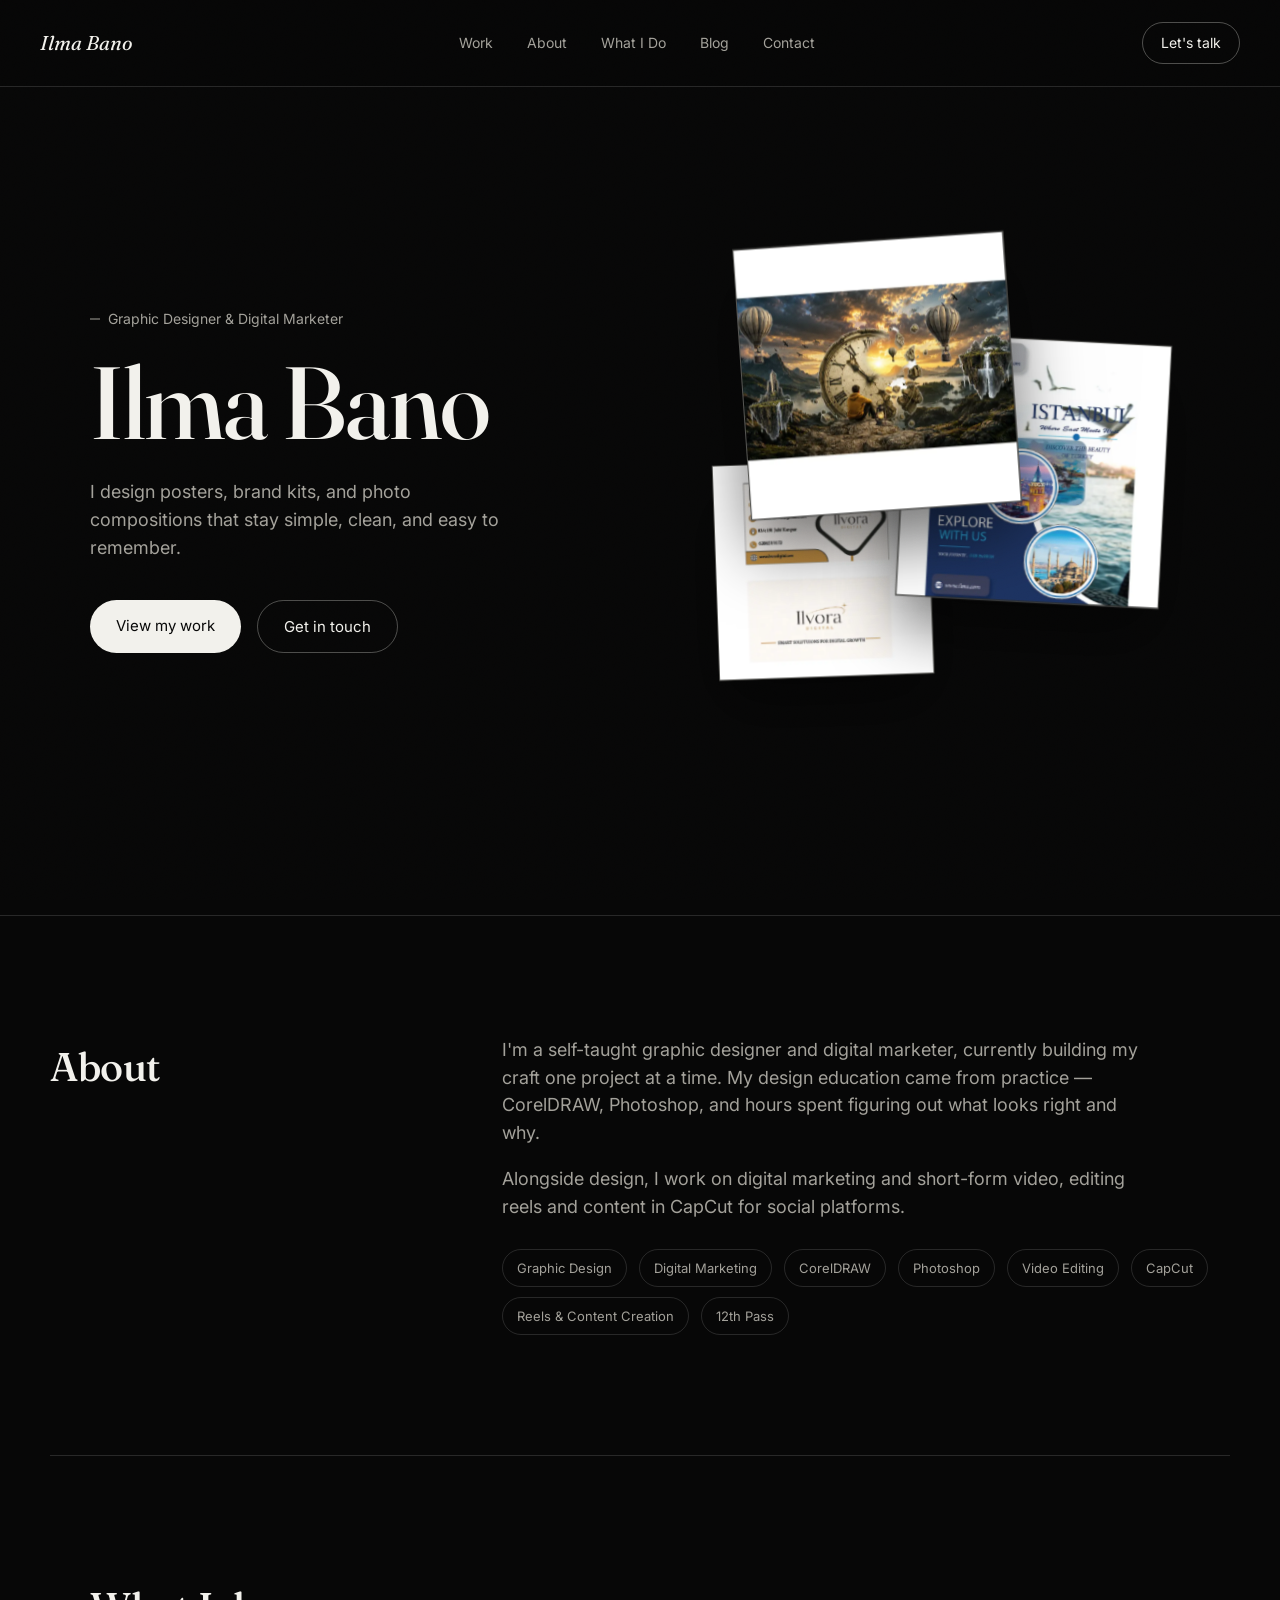
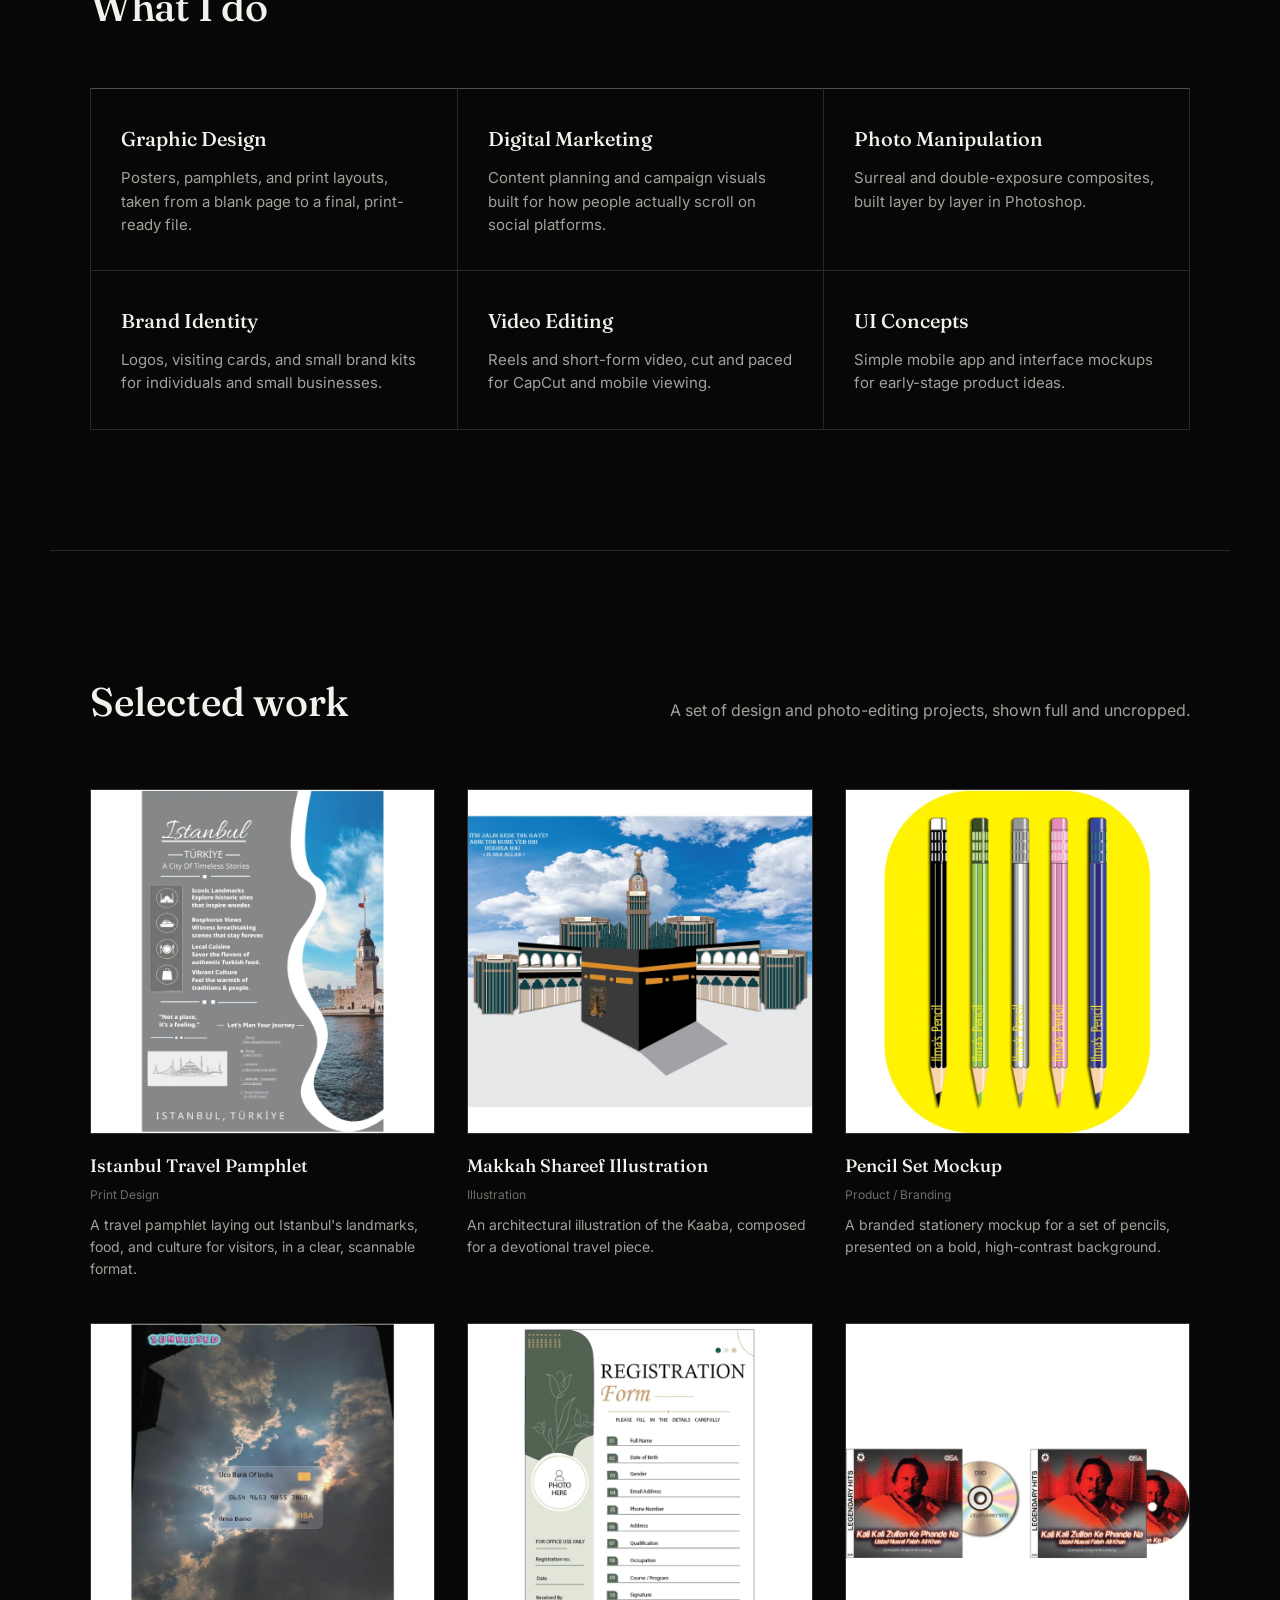
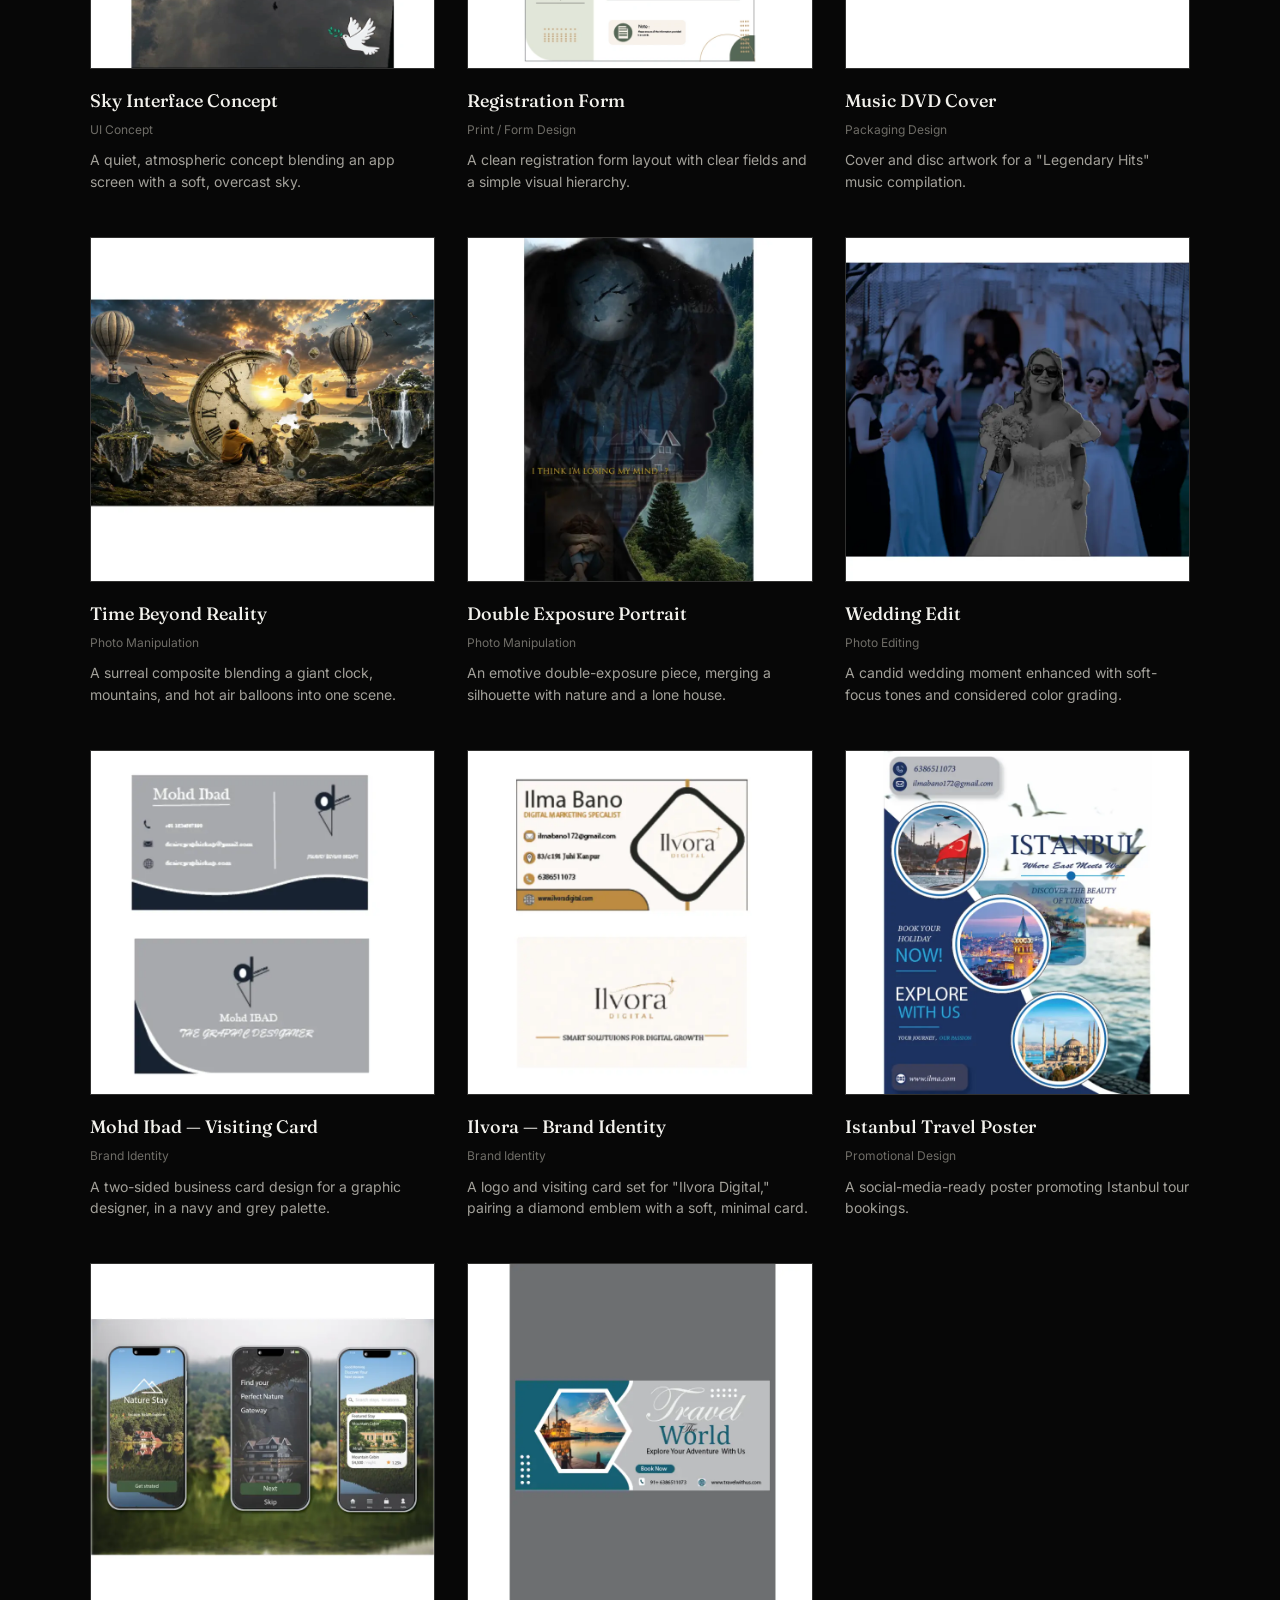
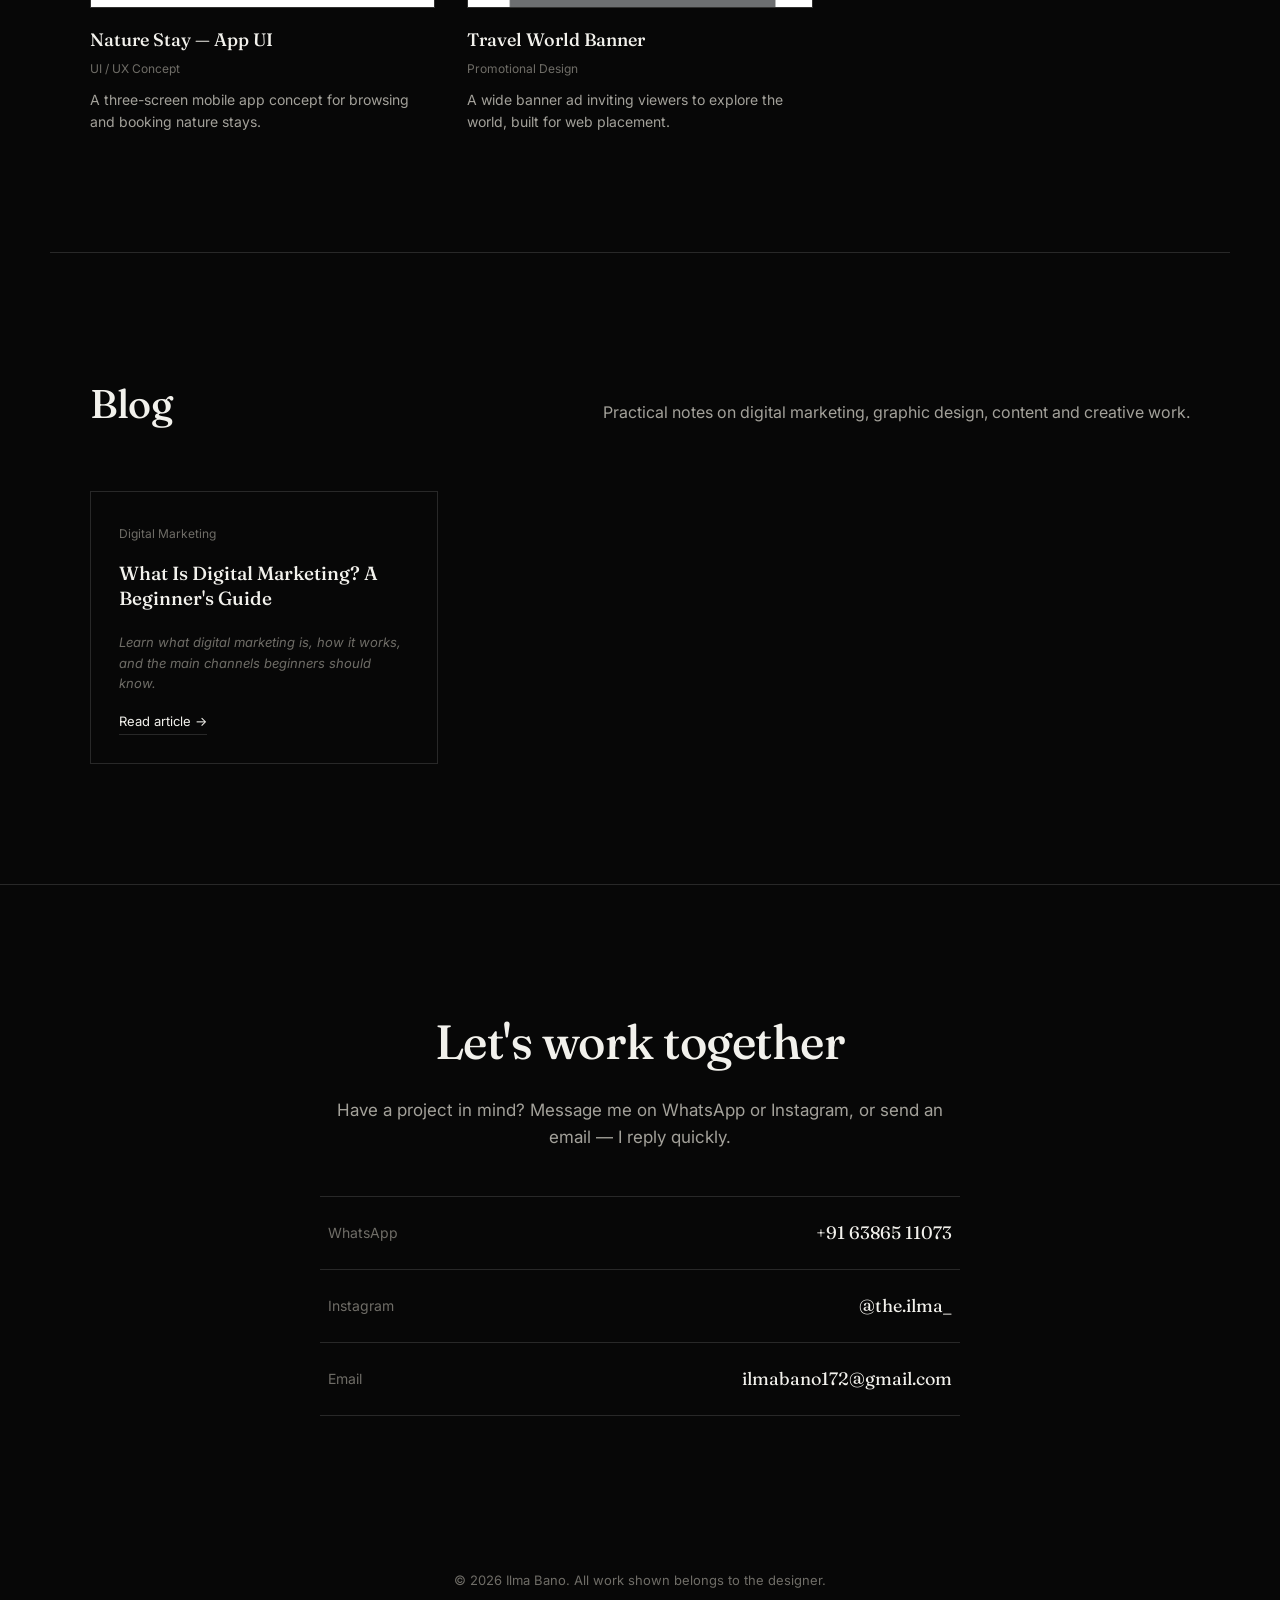
<file: index.html>
<!DOCTYPE html>
<html lang="en">
<head>
<meta charset="UTF-8">
<meta name="viewport" content="width=device-width, initial-scale=1.0">
<title>Ilma Bano — Graphic Designer & Digital Marketer</title>
<meta name="description" content="Portfolio of Ilma Bano, graphic designer and digital marketer. Print design, photo manipulation, brand identity, and UI concepts.">
<link rel="preconnect" href="https://fonts.googleapis.com">
<link rel="preconnect" href="https://fonts.gstatic.com" crossorigin>
<link href="https://fonts.googleapis.com/css2?family=Fraunces:ital,opsz,wght@0,9..144,300;0,9..144,400;0,9..144,500;0,9..144,600;1,9..144,400&family=Inter:wght@300;400;500;600&display=swap" rel="stylesheet">
<link rel="stylesheet" href="style.css">
</head>
<body>

<div class="grain"></div>

<header class="nav">
  <a href="#top" class="nav-mark">Ilma Bano</a>
  <nav class="nav-links">
    <a href="#work">Work</a>
    <a href="#about">About</a>
    <a href="#do">What I Do</a>
    <a href="#blog">Blog</a>
    <a href="#contact">Contact</a>
  </nav>
  <a href="#contact" class="nav-cta">Let's talk</a>
  <button class="nav-toggle" aria-label="Open menu">
    <span></span><span></span><span></span>
  </button>
</header>

<main id="top">

  <!-- HERO -->
  <section class="hero">
    <div class="hero-text">
      <p class="hero-eyebrow">Graphic Designer &amp; Digital Marketer</p>
      <h1 class="hero-title">Ilma&nbsp;Bano</h1>
      <p class="hero-sub">I design posters, brand kits, and photo compositions that stay simple, clean, and easy to remember.</p>
      <div class="hero-actions">
        <a href="#work" class="btn btn-primary">View my work</a>
        <a href="#contact" class="btn btn-ghost">Get in touch</a>
      </div>
    </div>

    <div class="hero-stack" id="heroStack">
      <div class="stack-card card-a"><img src="images/7.webp" alt="Surreal composition with a large clock over mountains" loading="eager"></div>
      <div class="stack-card card-b"><img src="images/12.webp" alt="Istanbul travel poster design" loading="eager"></div>
      <div class="stack-card card-c"><img src="images/11.webp" alt="Ilvora brand identity card design" loading="eager"></div>
    </div>
  </section>

  <!-- ABOUT -->
  <section class="about" id="about">
    <div class="about-grid">
      <div class="about-lead">
        <h2>About</h2>
      </div>
      <div class="about-body">
        <p>I'm a self-taught graphic designer and digital marketer, currently building my craft one project at a time. My design education came from practice — CorelDRAW, Photoshop, and hours spent figuring out what looks right and why.</p>
        <p>Alongside design, I work on digital marketing and short-form video, editing reels and content in CapCut for social platforms.</p>
        <ul class="skill-list">
          <li>Graphic Design</li>
          <li>Digital Marketing</li>
          <li>CorelDRAW</li>
          <li>Photoshop</li>
          <li>Video Editing</li>
          <li>CapCut</li>
          <li>Reels &amp; Content Creation</li>
          <li>12th Pass</li>
        </ul>
      </div>
    </div>
  </section>

  <!-- WHAT I DO -->
  <section class="do" id="do">
    <h2>What I do</h2>
    <div class="do-grid">
      <div class="do-card">
        <h3>Graphic Design</h3>
        <p>Posters, pamphlets, and print layouts, taken from a blank page to a final, print-ready file.</p>
      </div>
      <div class="do-card">
        <h3>Digital Marketing</h3>
        <p>Content planning and campaign visuals built for how people actually scroll on social platforms.</p>
      </div>
      <div class="do-card">
        <h3>Photo Manipulation</h3>
        <p>Surreal and double-exposure composites, built layer by layer in Photoshop.</p>
      </div>
      <div class="do-card">
        <h3>Brand Identity</h3>
        <p>Logos, visiting cards, and small brand kits for individuals and small businesses.</p>
      </div>
      <div class="do-card">
        <h3>Video Editing</h3>
        <p>Reels and short-form video, cut and paced for CapCut and mobile viewing.</p>
      </div>
      <div class="do-card">
        <h3>UI Concepts</h3>
        <p>Simple mobile app and interface mockups for early-stage product ideas.</p>
      </div>
    </div>
  </section>

  <!-- WORK -->
  <section class="work" id="work">
    <div class="work-head">
      <h2>Selected work</h2>
      <p>A set of design and photo-editing projects, shown full and uncropped.</p>
    </div>

    <div class="work-grid" id="workGrid">

      <article class="work-card">
        <div class="work-frame"><img src="images/1.webp" alt="Istanbul travel pamphlet design" loading="lazy"></div>
        <div class="work-info">
          <h3>Istanbul Travel Pamphlet</h3>
          <p class="work-cat">Print Design</p>
          <p class="work-desc">A travel pamphlet laying out Istanbul's landmarks, food, and culture for visitors, in a clear, scannable format.</p>
        </div>
      </article>

      <article class="work-card">
        <div class="work-frame"><img src="images/2.webp" alt="Makkah Shareef architectural illustration" loading="lazy"></div>
        <div class="work-info">
          <h3>Makkah Shareef Illustration</h3>
          <p class="work-cat">Illustration</p>
          <p class="work-desc">An architectural illustration of the Kaaba, composed for a devotional travel piece.</p>
        </div>
      </article>

      <article class="work-card">
        <div class="work-frame"><img src="images/3.webp" alt="Branded pencil set product mockup" loading="lazy"></div>
        <div class="work-info">
          <h3>Pencil Set Mockup</h3>
          <p class="work-cat">Product / Branding</p>
          <p class="work-desc">A branded stationery mockup for a set of pencils, presented on a bold, high-contrast background.</p>
        </div>
      </article>

      <article class="work-card">
        <div class="work-frame"><img src="images/4.webp" alt="App interface concept over a cloudy sky" loading="lazy"></div>
        <div class="work-info">
          <h3>Sky Interface Concept</h3>
          <p class="work-cat">UI Concept</p>
          <p class="work-desc">A quiet, atmospheric concept blending an app screen with a soft, overcast sky.</p>
        </div>
      </article>

      <article class="work-card">
        <div class="work-frame"><img src="images/5.webp" alt="Registration form design" loading="lazy"></div>
        <div class="work-info">
          <h3>Registration Form</h3>
          <p class="work-cat">Print / Form Design</p>
          <p class="work-desc">A clean registration form layout with clear fields and a simple visual hierarchy.</p>
        </div>
      </article>

      <article class="work-card">
        <div class="work-frame"><img src="images/6.webp" alt="Nusrat Fateh Ali Khan DVD cover design" loading="lazy"></div>
        <div class="work-info">
          <h3>Music DVD Cover</h3>
          <p class="work-cat">Packaging Design</p>
          <p class="work-desc">Cover and disc artwork for a "Legendary Hits" music compilation.</p>
        </div>
      </article>

      <article class="work-card">
        <div class="work-frame"><img src="images/7.webp" alt="Surreal composition with a giant clock and hot air balloons" loading="lazy"></div>
        <div class="work-info">
          <h3>Time Beyond Reality</h3>
          <p class="work-cat">Photo Manipulation</p>
          <p class="work-desc">A surreal composite blending a giant clock, mountains, and hot air balloons into one scene.</p>
        </div>
      </article>

      <article class="work-card">
        <div class="work-frame"><img src="images/8.webp" alt="Double exposure portrait with forest and a house" loading="lazy"></div>
        <div class="work-info">
          <h3>Double Exposure Portrait</h3>
          <p class="work-cat">Photo Manipulation</p>
          <p class="work-desc">An emotive double-exposure piece, merging a silhouette with nature and a lone house.</p>
        </div>
      </article>

      <article class="work-card">
        <div class="work-frame"><img src="images/9.webp" alt="Wedding photo manipulation" loading="lazy"></div>
        <div class="work-info">
          <h3>Wedding Edit</h3>
          <p class="work-cat">Photo Editing</p>
          <p class="work-desc">A candid wedding moment enhanced with soft-focus tones and considered color grading.</p>
        </div>
      </article>

      <article class="work-card">
        <div class="work-frame"><img src="images/10.webp" alt="Mohd Ibad visiting card design" loading="lazy"></div>
        <div class="work-info">
          <h3>Mohd Ibad — Visiting Card</h3>
          <p class="work-cat">Brand Identity</p>
          <p class="work-desc">A two-sided business card design for a graphic designer, in a navy and grey palette.</p>
        </div>
      </article>

      <article class="work-card">
        <div class="work-frame"><img src="images/11.webp" alt="Ilvora brand identity design" loading="lazy"></div>
        <div class="work-info">
          <h3>Ilvora — Brand Identity</h3>
          <p class="work-cat">Brand Identity</p>
          <p class="work-desc">A logo and visiting card set for "Ilvora Digital," pairing a diamond emblem with a soft, minimal card.</p>
        </div>
      </article>

      <article class="work-card">
        <div class="work-frame"><img src="images/12.webp" alt="Istanbul travel promotional poster" loading="lazy"></div>
        <div class="work-info">
          <h3>Istanbul Travel Poster</h3>
          <p class="work-cat">Promotional Design</p>
          <p class="work-desc">A social-media-ready poster promoting Istanbul tour bookings.</p>
        </div>
      </article>

      <article class="work-card">
        <div class="work-frame"><img src="images/13.webp" alt="Nature Stay mobile app UI concept" loading="lazy"></div>
        <div class="work-info">
          <h3>Nature Stay — App UI</h3>
          <p class="work-cat">UI / UX Concept</p>
          <p class="work-desc">A three-screen mobile app concept for browsing and booking nature stays.</p>
        </div>
      </article>

      <article class="work-card">
        <div class="work-frame"><img src="images/15.webp" alt="Travel World promotional banner" loading="lazy"></div>
        <div class="work-info">
          <h3>Travel World Banner</h3>
          <p class="work-cat">Promotional Design</p>
          <p class="work-desc">A wide banner ad inviting viewers to explore the world, built for web placement.</p>
        </div>
      </article>

    </div>
  </section>

  <!-- BLOG -->
  <section class="blog" id="blog">
    <div class="work-head">
      <h2>Blog</h2>
      <p>Practical notes on digital marketing, graphic design, content and creative work.</p>
    </div>
    <div class="blog-grid">
      <article class="blog-card">
        <span class="blog-tag">Digital Marketing</span>
        <h3>What Is Digital Marketing? A Beginner's Guide</h3>
        <p>Learn what digital marketing is, how it works, and the main channels beginners should know.</p>
        <a class="blog-read" href="blog/what-is-digital-marketing.html">Read article →</a>
      </article>
    </div>
  </section>

  <!-- CONTACT -->
  <section class="contact" id="contact">
    <div class="contact-inner">
      <h2>Let's work together</h2>
      <p>Have a project in mind? Message me on WhatsApp or Instagram, or send an email — I reply quickly.</p>
      <div class="contact-links">
        <a href="https://wa.me/916386511073" target="_blank" rel="noopener" class="contact-link">
          <span class="contact-label">WhatsApp</span>
          <span class="contact-value">+91 63865 11073</span>
        </a>
        <a href="https://instagram.com/the.ilma_" target="_blank" rel="noopener" class="contact-link">
          <span class="contact-label">Instagram</span>
          <span class="contact-value">@the.ilma_</span>
        </a>
        <a href="mailto:ilmabano172@gmail.com" class="contact-link">
          <span class="contact-label">Email</span>
          <span class="contact-value">ilmabano172@gmail.com</span>
        </a>
      </div>
    </div>
  </section>

</main>

<footer class="footer">
  <p>© <span id="year"></span> Ilma Bano. All work shown belongs to the designer.</p>
</footer>

<script src="script.js"></script>
</body>
</html>
</file>
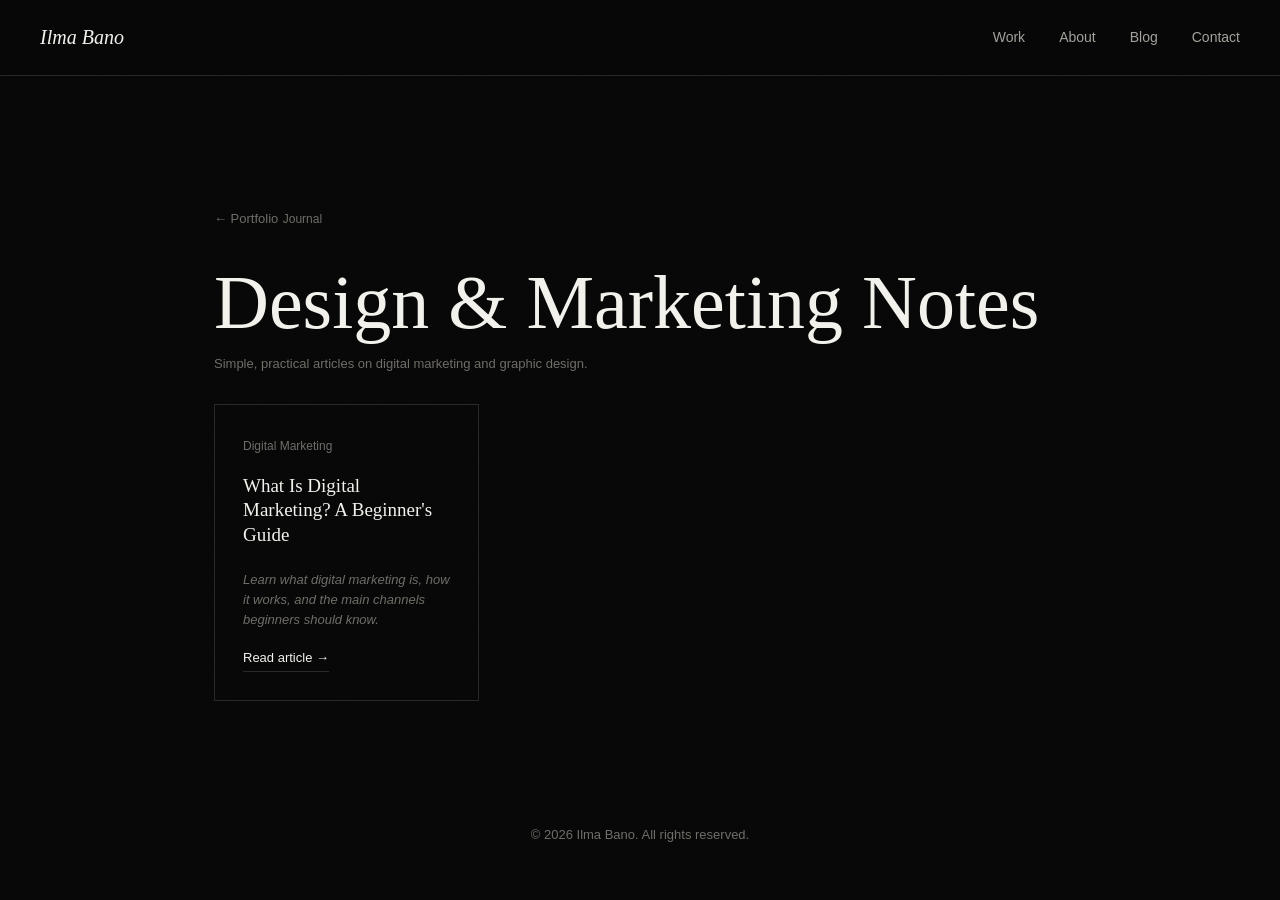
<file: blog/index.html>
<!DOCTYPE html>
<html lang="en">
<head>
  <meta charset="UTF-8">
  <meta name="viewport" content="width=device-width, initial-scale=1.0">
  <title>Digital Marketing & Graphic Design Blog | Ilma Bano</title>
  <meta name="description" content="Practical beginner-friendly articles about digital marketing, graphic design, content creation and creative work by Ilma Bano.">
  <meta name="robots" content="index, follow">
  <link rel="canonical" href="https://ilma-portfolio-ruddy.vercel.app/blog/">
  <link rel="stylesheet" href="../style.css">
</head>
<body>
  <div class="grain"></div>
  <header class="nav">
    <a href="../index.html#top" class="nav-mark">Ilma Bano</a>
    <nav class="nav-links"><a href="../index.html#work">Work</a><a href="../index.html#about">About</a><a href="../index.html#blog">Blog</a><a href="../index.html#contact">Contact</a></nav>
  </header>
  <main class="blog-page">
    <a class="blog-back" href="../index.html#blog">← Portfolio</a>
    <span class="blog-tag">Journal</span>
    <h1>Design &amp; Marketing Notes</h1>
    <p class="blog-meta">Simple, practical articles on digital marketing and graphic design.</p>
    <div class="blog-grid">
      <article class="blog-card">
        <span class="blog-tag">Digital Marketing</span>
        <h3>What Is Digital Marketing? A Beginner's Guide</h3>
        <p>Learn what digital marketing is, how it works, and the main channels beginners should know.</p>
        <a class="blog-read" href="what-is-digital-marketing.html">Read article →</a>
      </article>
    </div>
  </main>
  <footer class="footer"><p>© <span id="year"></span> Ilma Bano. All rights reserved.</p></footer>
  <script src="../script.js"></script>
</body>
</html>
</file>
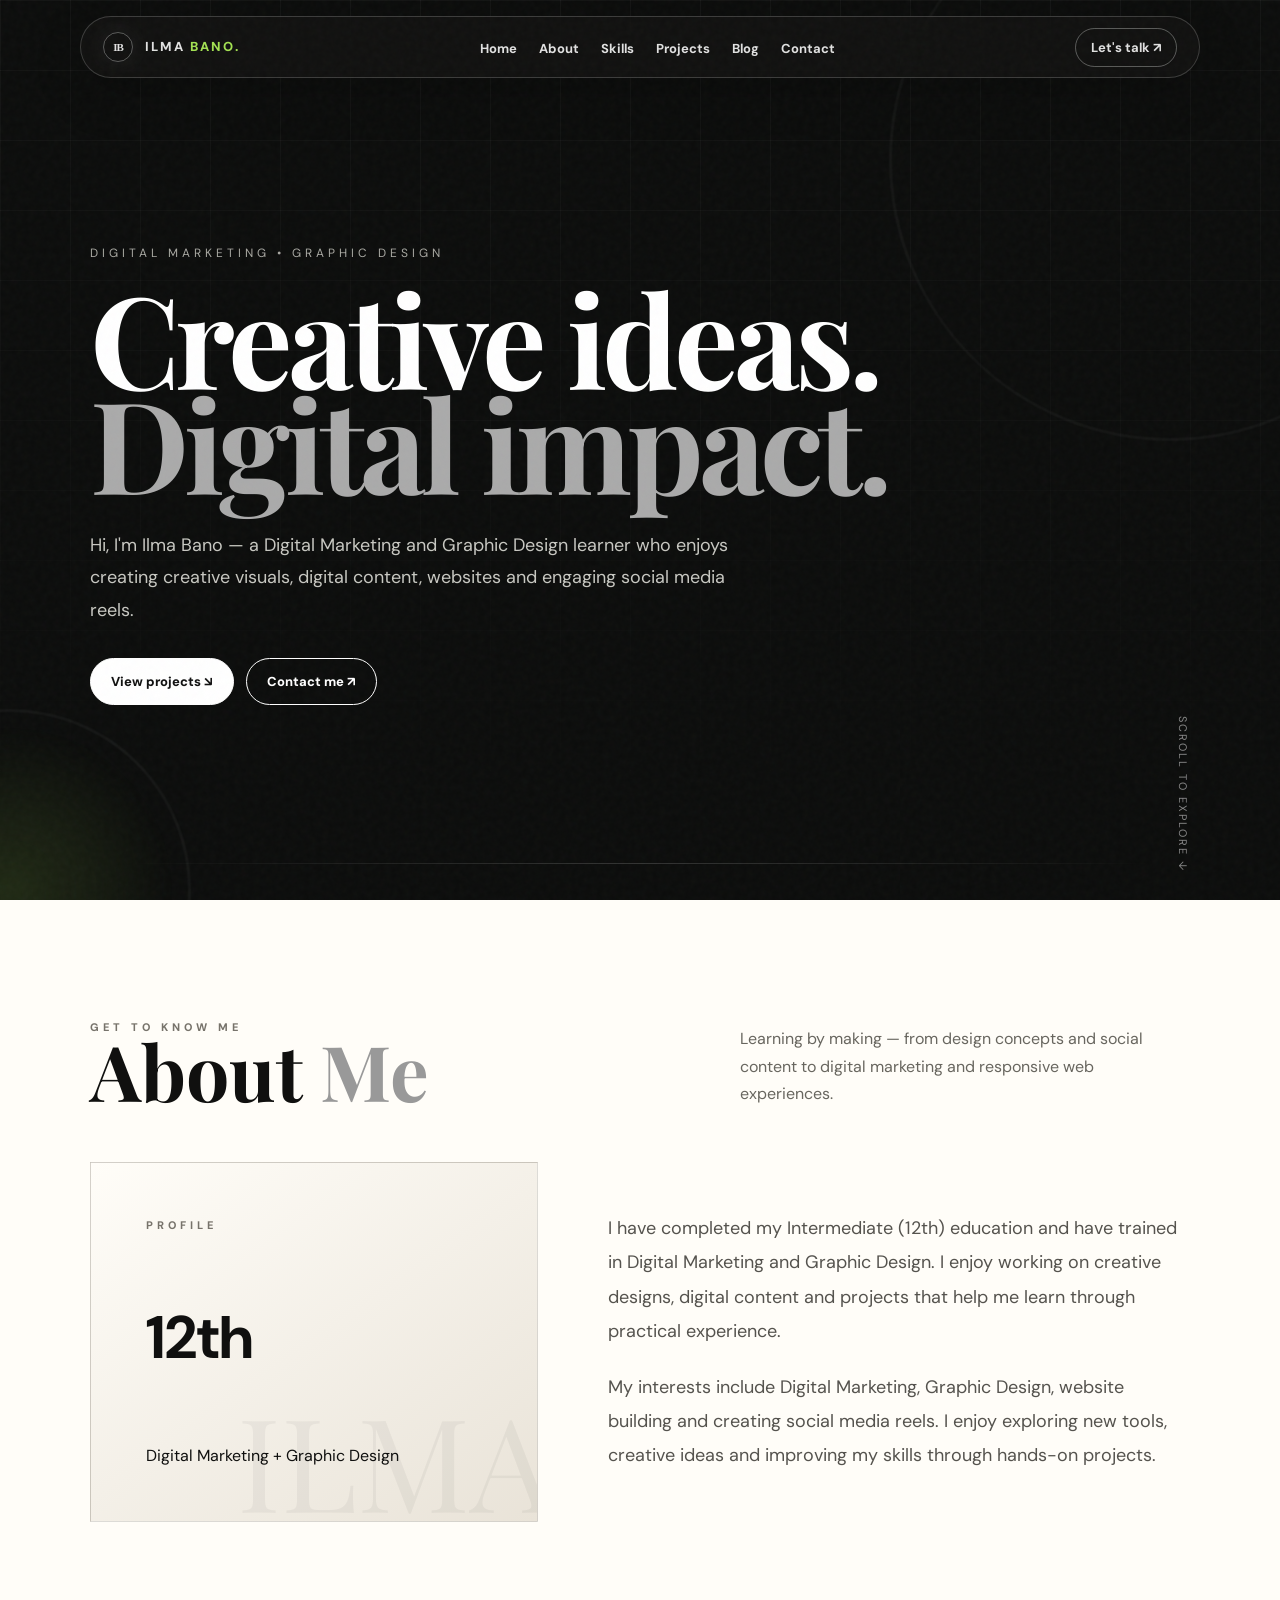
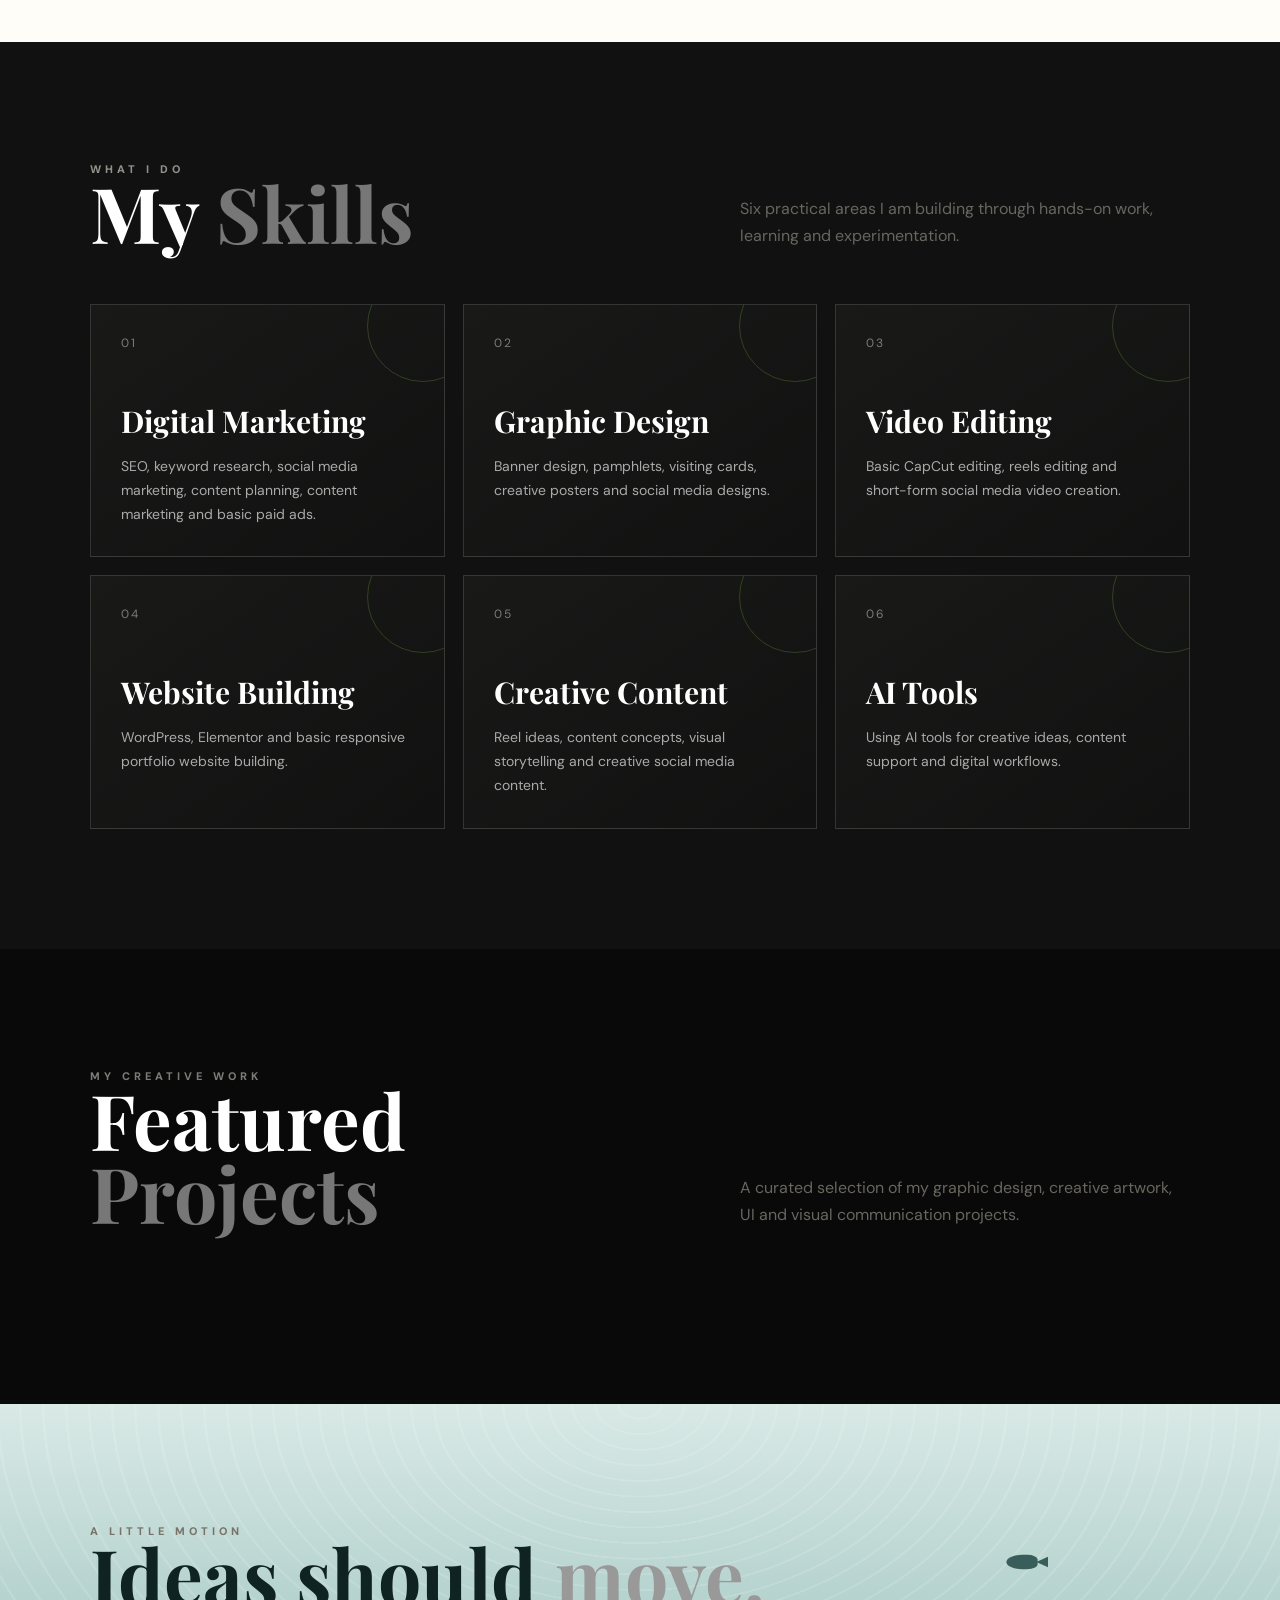
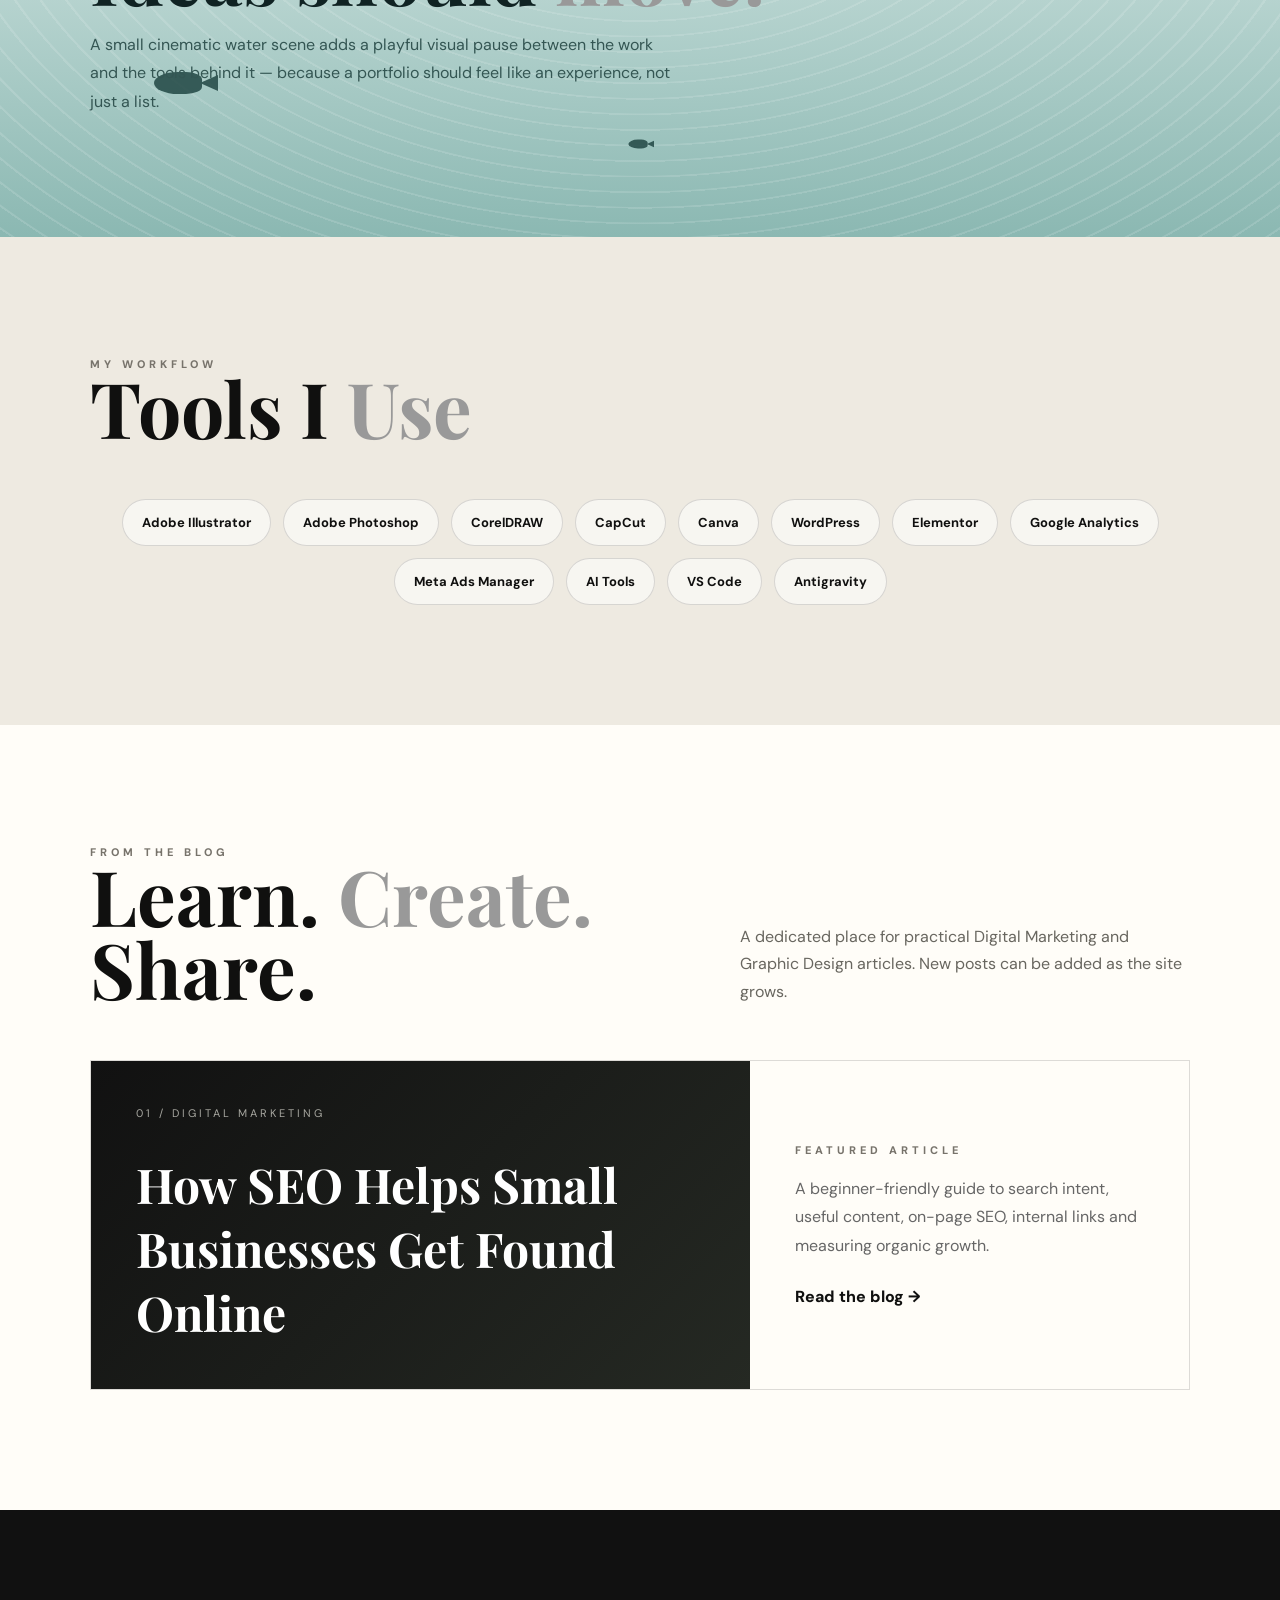
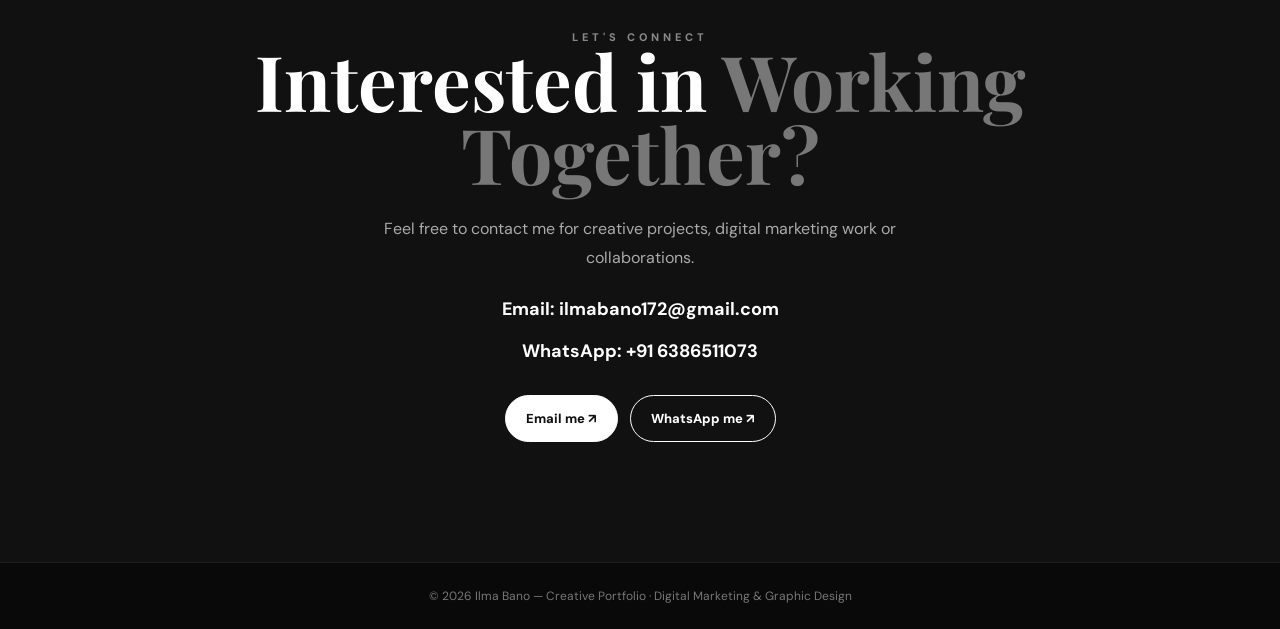
<file: index (1).html>
<!DOCTYPE html>
<html lang="en">
<head>
<meta charset="UTF-8">
<meta name="viewport" content="width=device-width, initial-scale=1.0">
<meta name="description" content="Ilma Bano — Digital Marketing and Graphic Design portfolio featuring creative design projects, digital marketing skills, reels and web work.">
<meta name="keywords" content="Ilma Bano, digital marketing, graphic design, portfolio, SEO, social media, CorelDRAW, Photoshop, Illustrator">
<meta name="author" content="Ilma Bano">
<meta property="og:title" content="Ilma Bano | Digital Marketing & Graphic Design">
<meta property="og:description" content="Creative ideas. Digital impact. Explore Ilma Bano's digital marketing and graphic design portfolio.">
<meta property="og:type" content="website">
<title>Ilma Bano | Digital Marketing & Graphic Design</title>
<link rel="canonical" href="https://ilma-portfolio-ruddy.vercel.app/">
<link rel="preconnect" href="https://fonts.googleapis.com">
<link rel="preconnect" href="https://fonts.gstatic.com" crossorigin>
<link href="https://fonts.googleapis.com/css2?family=DM+Sans:wght@400;500;600;700&family=Playfair+Display:wght@500;600;700&display=swap" rel="stylesheet">
<style>
:root{--ink:#10100f;--paper:#f4f1ea;--cream:#ebe6dc;--muted:#77736b;--line:rgba(16,16,15,.14);--white:#fffdf8;--accent:#b8ff5c}
*{box-sizing:border-box;margin:0;padding:0}html{scroll-behavior:smooth}body{font-family:'DM Sans',Arial,sans-serif;background:var(--paper);color:var(--ink);overflow-x:hidden}a{color:inherit}::selection{background:var(--ink);color:var(--accent)}
.noise{position:fixed;inset:0;pointer-events:none;opacity:.055;z-index:9999;background-image:url("data:image/svg+xml,%3Csvg viewBox='0 0 180 180' xmlns='http://www.w3.org/2000/svg'%3E%3Cfilter id='n'%3E%3CfeTurbulence type='fractalNoise' baseFrequency='.8' numOctaves='4' stitchTiles='stitch'/%3E%3C/filter%3E%3Crect width='100%25' height='100%25' filter='url(%23n)' opacity='.55'/%3E%3C/svg%3E")}
nav{position:fixed;top:16px;left:50%;transform:translateX(-50%);width:min(1120px,92%);height:62px;display:flex;align-items:center;justify-content:space-between;padding:0 22px;border:1px solid rgba(255,255,255,.18);background:rgba(20,20,19,.78);backdrop-filter:blur(18px);border-radius:999px;color:white;z-index:1000;box-shadow:0 15px 50px rgba(0,0,0,.18)}.logo{font-weight:800;letter-spacing:2px}.logo span{color:var(--accent)}nav ul{display:flex;gap:22px;list-style:none}nav a{text-decoration:none;font-size:13px;font-weight:700;opacity:.88;transition:.3s}nav a:hover{color:var(--accent);opacity:1}.nav-cta{border:1px solid rgba(255,255,255,.35);padding:10px 15px;border-radius:999px}
.hero{min-height:100vh;background:#0c0d0c;color:white;position:relative;display:flex;align-items:center;overflow:hidden;padding:130px 7% 80px}.hero-grid{position:absolute;inset:0;background:linear-gradient(rgba(255,255,255,.035) 1px,transparent 1px),linear-gradient(90deg,rgba(255,255,255,.035) 1px,transparent 1px);background-size:70px 70px;mask-image:linear-gradient(to bottom,black,transparent)}.orb{position:absolute;border-radius:50%;filter:blur(1px);border:1px solid rgba(255,255,255,.12)}.orb.one{width:560px;height:560px;right:-170px;top:-120px;animation:spin 20s linear infinite}.orb.two{width:360px;height:360px;left:-170px;bottom:-170px;background:radial-gradient(circle,rgba(184,255,92,.12),transparent 65%);animation:drift 8s ease-in-out infinite}.hero-content{position:relative;z-index:3;max-width:900px}.eyebrow{font-size:12px;letter-spacing:4px;color:#a9a9a3;margin-bottom:24px}.hero h1{font-family:'Playfair Display',serif;font-size:clamp(62px,10vw,138px);line-height:.82;letter-spacing:-5px;max-width:1050px}.hero h1 em{font-style:normal;color:#aaa}.hero-copy{margin-top:34px;max-width:680px;color:#c8c8c2;font-size:18px;line-height:1.8}.hero-buttons{display:flex;gap:12px;margin-top:32px;flex-wrap:wrap}.btn{display:inline-flex;align-items:center;gap:10px;padding:14px 20px;border-radius:999px;text-decoration:none;font-weight:800;font-size:13px;border:1px solid white;transition:.35s}.btn.primary{background:white;color:#111}.btn:hover{transform:translateY(-4px);box-shadow:0 15px 30px rgba(0,0,0,.25)}.scroll-note{position:absolute;bottom:28px;right:7%;font-size:11px;letter-spacing:2px;color:#888;writing-mode:vertical-rl}
section{padding:120px 7%;position:relative}.section-head{display:flex;justify-content:space-between;align-items:end;gap:30px;margin-bottom:55px}.label{font-size:11px;letter-spacing:4px;color:var(--muted);font-weight:800}.title{font-family:'Playfair Display',serif;font-size:clamp(44px,6vw,78px);line-height:.95}.title span{color:#999}.section-intro{max-width:450px;color:#68665f;line-height:1.7}
.about{background:var(--white);overflow:hidden}.about-layout{display:grid;grid-template-columns:1fr 1.3fr;gap:70px;align-items:center}.about-card{border:1px solid var(--line);padding:55px;background:linear-gradient(145deg,#fffdf8,#e9e3d8);min-height:360px;display:flex;flex-direction:column;justify-content:space-between;position:relative;overflow:hidden}.about-card:after{content:'ILMA';font-family:'Playfair Display';font-size:130px;position:absolute;right:-15px;bottom:-25px;color:rgba(0,0,0,.045)}.about-card strong{font-size:60px;line-height:1}.about-text{font-size:18px;line-height:1.9;color:#55534e}.about-text p+p{margin-top:22px}
.skills{background:#111;color:white;overflow:hidden}.skills .label{color:#92928c}.skills .title span{color:#777}.skills-grid{display:grid;grid-template-columns:repeat(3,1fr);gap:18px}.skill-card{min-height:250px;padding:30px;border:1px solid rgba(255,255,255,.14);background:linear-gradient(145deg,#191a18,#101110);position:relative;overflow:hidden;transition:.45s}.skill-card:before{content:'';position:absolute;width:110px;height:110px;border-radius:50%;border:1px solid rgba(184,255,92,.18);right:-35px;top:-35px}.skill-card:hover{transform:translateY(-10px) rotateX(2deg);border-color:rgba(184,255,92,.45);box-shadow:0 25px 60px rgba(0,0,0,.35)}.num{font-size:12px;color:#7c7c77;letter-spacing:2px}.skill-card h3{font-family:'Playfair Display';font-size:30px;margin:50px 0 14px}.skill-card p{color:#aaa;line-height:1.7;font-size:14px}
.projects{background:#080908;color:white}.projects .label{color:#7c7c77}.projects .title span{color:#777}.project-grid{display:grid;grid-template-columns:repeat(3,1fr);gap:18px}.project-card{border:1px solid rgba(255,255,255,.13);background:#111211;overflow:hidden;transition:.45s}.project-card:hover{transform:translateY(-8px);border-color:rgba(184,255,92,.5)}.project-image{aspect-ratio:1/1;background:#eae7df;overflow:hidden}.project-image img{width:100%;height:100%;object-fit:contain;display:block;transition:.7s}.project-card:hover img{transform:scale(1.035)}.project-info{padding:20px 21px 24px}.project-info small{color:#777;font-size:10px;letter-spacing:2px}.project-info h3{font-family:'Playfair Display';font-size:25px;margin:7px 0}.project-info p{color:#999;font-size:13px;line-height:1.6}
.water{min-height:430px;background:linear-gradient(180deg,#d9e9e6,#8bb8b2);overflow:hidden;color:#102323}.water .water-inner{position:relative;z-index:3;max-width:700px}.water .title{color:#102323}.water p{max-width:580px;margin-top:20px;line-height:1.8;color:#345653}.water-surface{position:absolute;inset:0;opacity:.38;background:repeating-radial-gradient(ellipse at 50% 0%,transparent 0 20px,rgba(255,255,255,.35) 21px 23px);animation:water 9s linear infinite}.fish{position:absolute;width:48px;height:22px;border-radius:60% 40% 40% 60%;background:#193f3c;opacity:.8}.fish:after{content:'';position:absolute;right:-16px;top:3px;border-style:solid;border-width:8px 18px 8px 0;border-color:transparent #193f3c transparent transparent}.fish.f1{left:12%;top:62%;animation:swim 13s linear infinite}.fish.f2{left:78%;top:34%;transform:scale(.65);animation:swim2 17s linear infinite}.fish.f3{left:48%;top:76%;transform:scale(.4);animation:swim 19s linear infinite}.bubble{position:absolute;width:9px;height:9px;border:1px solid rgba(16,35,35,.4);border-radius:50%;animation:bubble 5s ease-in infinite}.b1{left:25%;bottom:-20px}.b2{left:65%;bottom:-20px;animation-delay:1.5s}.b3{left:83%;bottom:-20px;animation-delay:3s}
.tools{background:#eeeae1}.tools-list{display:flex;flex-wrap:wrap;gap:12px;justify-content:center}.tool{padding:14px 19px;border:1px solid var(--line);background:rgba(255,255,255,.55);font-size:13px;font-weight:700;border-radius:999px;transition:.3s}.tool:hover{background:#111;color:white;transform:translateY(-5px)}
.blog-teaser{background:var(--white)}.blog-card{display:grid;grid-template-columns:1.2fr .8fr;border:1px solid var(--line);min-height:330px;overflow:hidden}.blog-visual{background:linear-gradient(135deg,#111,#252923);color:white;padding:45px;display:flex;flex-direction:column;justify-content:space-between}.blog-visual .mini{font-size:11px;letter-spacing:3px;color:#a7a7a0}.blog-visual h3{font-family:'Playfair Display';font-size:48px;max-width:600px}.blog-copy{padding:45px;display:flex;flex-direction:column;justify-content:center}.blog-copy p{line-height:1.8;color:#666;margin:18px 0 25px}.read{font-weight:800;text-decoration:none}.read:hover{color:#666}
.contact{background:#111;color:white;text-align:center}.contact .label{color:#888}.contact .title span{color:#777}.contact-box{max-width:780px;margin:auto}.contact-copy{color:#aaa;line-height:1.8;margin:25px auto;max-width:600px}.contact-details{font-size:18px;font-weight:700;margin:18px 0}.contact-details a{text-decoration:none}.contact-details a:hover{color:var(--accent)}footer{background:#080908;color:#777;text-align:center;padding:25px;font-size:12px;border-top:1px solid rgba(255,255,255,.08)}
.reveal{opacity:0;transform:translateY(35px);transition:opacity .8s ease,transform .8s ease}.reveal.visible{opacity:1;transform:none}.stagger>*{opacity:0;transform:translateY(25px);transition:opacity .7s ease,transform .7s ease}.stagger.visible>*{opacity:1;transform:none}.stagger.visible>*:nth-child(2){transition-delay:.08s}.stagger.visible>*:nth-child(3){transition-delay:.16s}.stagger.visible>*:nth-child(4){transition-delay:.24s}.stagger.visible>*:nth-child(5){transition-delay:.32s}.stagger.visible>*:nth-child(6){transition-delay:.4s}
@keyframes spin{to{transform:rotate(360deg)}}@keyframes drift{50%{transform:translate(35px,-25px)}}@keyframes water{50%{transform:translateY(15px)}}@keyframes swim{from{transform:translateX(-120px)}to{transform:translateX(110vw)}}@keyframes swim2{from{transform:translateX(100vw) scale(.65)}to{transform:translateX(-130px) scale(.65)}}@keyframes bubble{0%{transform:translateY(0);opacity:0}20%{opacity:.7}100%{transform:translateY(-380px);opacity:0}}
@media(max-width:850px){nav{top:10px}nav ul{display:none}.hero{padding-left:7%;padding-right:7%}.hero h1{letter-spacing:-2px}.section-head{display:block}.section-intro{margin-top:18px}.about-layout{grid-template-columns:1fr}.skills-grid,.project-grid{grid-template-columns:repeat(2,1fr)}.blog-card{grid-template-columns:1fr}.blog-visual h3{font-size:38px}}
@media(max-width:560px){section{padding:85px 6%}.hero{min-height:90vh}.hero h1{font-size:57px}.hero-copy{font-size:15px}.skills-grid,.project-grid{grid-template-columns:1fr}.skill-card{min-height:220px}.about-card{padding:35px}.blog-visual,.blog-copy{padding:30px}.scroll-note{display:none}}
.ib-mark{display:inline-grid;place-items:center;width:30px;height:30px;border:1px solid rgba(255,255,255,.35);border-radius:50%;font-family:Georgia,serif;font-size:11px;letter-spacing:-1px;margin-right:7px;box-shadow:0 0 25px rgba(255,255,255,.08)}
.hero:after{content:"";position:absolute;inset:auto 10% 4%;height:1px;background:linear-gradient(90deg,transparent,#ffffff28,transparent)}
</style>
</head>
<body>
<div class="noise"></div>
<nav><a class="logo" href="#home"><b class="ib-mark">IB</b> ILMA <span>BANO.</span></a><ul><li><a href="#home">Home</a></li><li><a href="#about">About</a></li><li><a href="#skills">Skills</a></li><li><a href="#projects">Projects</a></li><li><a href="#blog">Blog</a></li><li><a href="#contact">Contact</a></li></ul><a class="nav-cta" href="#contact">Let's talk ↗</a></nav>
<section class="hero" id="home"><div class="hero-grid"></div><div class="orb one"></div><div class="orb two"></div><div class="hero-content reveal"><div class="eyebrow">DIGITAL MARKETING • GRAPHIC DESIGN</div><h1>Creative ideas.<br><em>Digital impact.</em></h1><p class="hero-copy">Hi, I'm Ilma Bano — a Digital Marketing and Graphic Design learner who enjoys creating creative visuals, digital content, websites and engaging social media reels.</p><div class="hero-buttons"><a href="#projects" class="btn primary">View projects ↘</a><a href="#contact" class="btn">Contact me ↗</a></div></div><div class="scroll-note">SCROLL TO EXPLORE ↓</div></section>
<section class="about" id="about"><div class="section-head reveal"><div><div class="label">GET TO KNOW ME</div><h2 class="title">About <span>Me</span></h2></div><p class="section-intro">Learning by making — from design concepts and social content to digital marketing and responsive web experiences.</p></div><div class="about-layout"><div class="about-card reveal"><span class="label">PROFILE</span><strong>12th</strong><span>Digital Marketing + Graphic Design</span></div><div class="about-text reveal"><p>I have completed my Intermediate (12th) education and have trained in Digital Marketing and Graphic Design. I enjoy working on creative designs, digital content and projects that help me learn through practical experience.</p><p>My interests include Digital Marketing, Graphic Design, website building and creating social media reels. I enjoy exploring new tools, creative ideas and improving my skills through hands-on projects.</p></div></div></section>
<section class="skills" id="skills"><div class="section-head reveal"><div><div class="label">WHAT I DO</div><h2 class="title">My <span>Skills</span></h2></div><p class="section-intro">Six practical areas I am building through hands-on work, learning and experimentation.</p></div><div class="skills-grid stagger reveal"><article class="skill-card"><div class="num">01</div><h3>Digital Marketing</h3><p>SEO, keyword research, social media marketing, content planning, content marketing and basic paid ads.</p></article><article class="skill-card"><div class="num">02</div><h3>Graphic Design</h3><p>Banner design, pamphlets, visiting cards, creative posters and social media designs.</p></article><article class="skill-card"><div class="num">03</div><h3>Video Editing</h3><p>Basic CapCut editing, reels editing and short-form social media video creation.</p></article><article class="skill-card"><div class="num">04</div><h3>Website Building</h3><p>WordPress, Elementor and basic responsive portfolio website building.</p></article><article class="skill-card"><div class="num">05</div><h3>Creative Content</h3><p>Reel ideas, content concepts, visual storytelling and creative social media content.</p></article><article class="skill-card"><div class="num">06</div><h3>AI Tools</h3><p>Using AI tools for creative ideas, content support and digital workflows.</p></article></div></section>
<section class="projects" id="projects"><div class="section-head reveal"><div><div class="label">MY CREATIVE WORK</div><h2 class="title">Featured <span>Projects</span></h2></div><p class="section-intro">A curated selection of my graphic design, creative artwork, UI and visual communication projects.</p></div><div class="project-grid stagger reveal">
</div></section>
<section class="water"><div class="water-surface"></div><div class="fish f1"></div><div class="fish f2"></div><div class="fish f3"></div><div class="bubble b1"></div><div class="bubble b2"></div><div class="bubble b3"></div><div class="water-inner reveal"><div class="label">A LITTLE MOTION</div><h2 class="title">Ideas should <span>move.</span></h2><p>A small cinematic water scene adds a playful visual pause between the work and the tools behind it — because a portfolio should feel like an experience, not just a list.</p></div></section>
<section class="tools"><div class="section-head reveal"><div><div class="label">MY WORKFLOW</div><h2 class="title">Tools I <span>Use</span></h2></div></div><div class="tools-list stagger reveal"><div class="tool">Adobe Illustrator</div><div class="tool">Adobe Photoshop</div><div class="tool">CorelDRAW</div><div class="tool">CapCut</div><div class="tool">Canva</div><div class="tool">WordPress</div><div class="tool">Elementor</div><div class="tool">Google Analytics</div><div class="tool">Meta Ads Manager</div><div class="tool">AI Tools</div><div class="tool">VS Code</div><div class="tool">Antigravity</div></div></section>
<section class="blog-teaser" id="blog"><div class="section-head reveal"><div><div class="label">FROM THE BLOG</div><h2 class="title">Learn. <span>Create.</span> Share.</h2></div><p class="section-intro">A dedicated place for practical Digital Marketing and Graphic Design articles. New posts can be added as the site grows.</p></div><article class="blog-card reveal"><div class="blog-visual"><div class="mini">01 / DIGITAL MARKETING</div><h3>How SEO Helps Small Businesses Get Found Online</h3></div><div class="blog-copy"><div class="label">FEATURED ARTICLE</div><p>A beginner-friendly guide to search intent, useful content, on-page SEO, internal links and measuring organic growth.</p><a class="read" href="blog/index.html">Read the blog →</a></div></article></section>
<section class="contact" id="contact"><div class="contact-box reveal"><div class="label">LET'S CONNECT</div><h2 class="title">Interested in <span>Working Together?</span></h2><p class="contact-copy">Feel free to contact me for creative projects, digital marketing work or collaborations.</p><div class="contact-details">Email: <a href="mailto:ilmabano172@gmail.com">ilmabano172@gmail.com</a></div><div class="contact-details">WhatsApp: <a href="https://wa.me/916386511073" target="_blank" rel="noopener">+91 6386511073</a></div><div class="hero-buttons" style="justify-content:center"><a class="btn primary" href="mailto:ilmabano172@gmail.com">Email me ↗</a><a class="btn" href="https://wa.me/916386511073" target="_blank" rel="noopener">WhatsApp me ↗</a></div></div></section>
<footer>© 2026 Ilma Bano — Creative Portfolio · Digital Marketing & Graphic Design</footer>
<script>const io=new IntersectionObserver((entries)=>entries.forEach(e=>{if(e.isIntersecting)e.target.classList.add('visible')}),{threshold:.12});document.querySelectorAll('.reveal').forEach(el=>io.observe(el));</script>
</body></html>
</file>
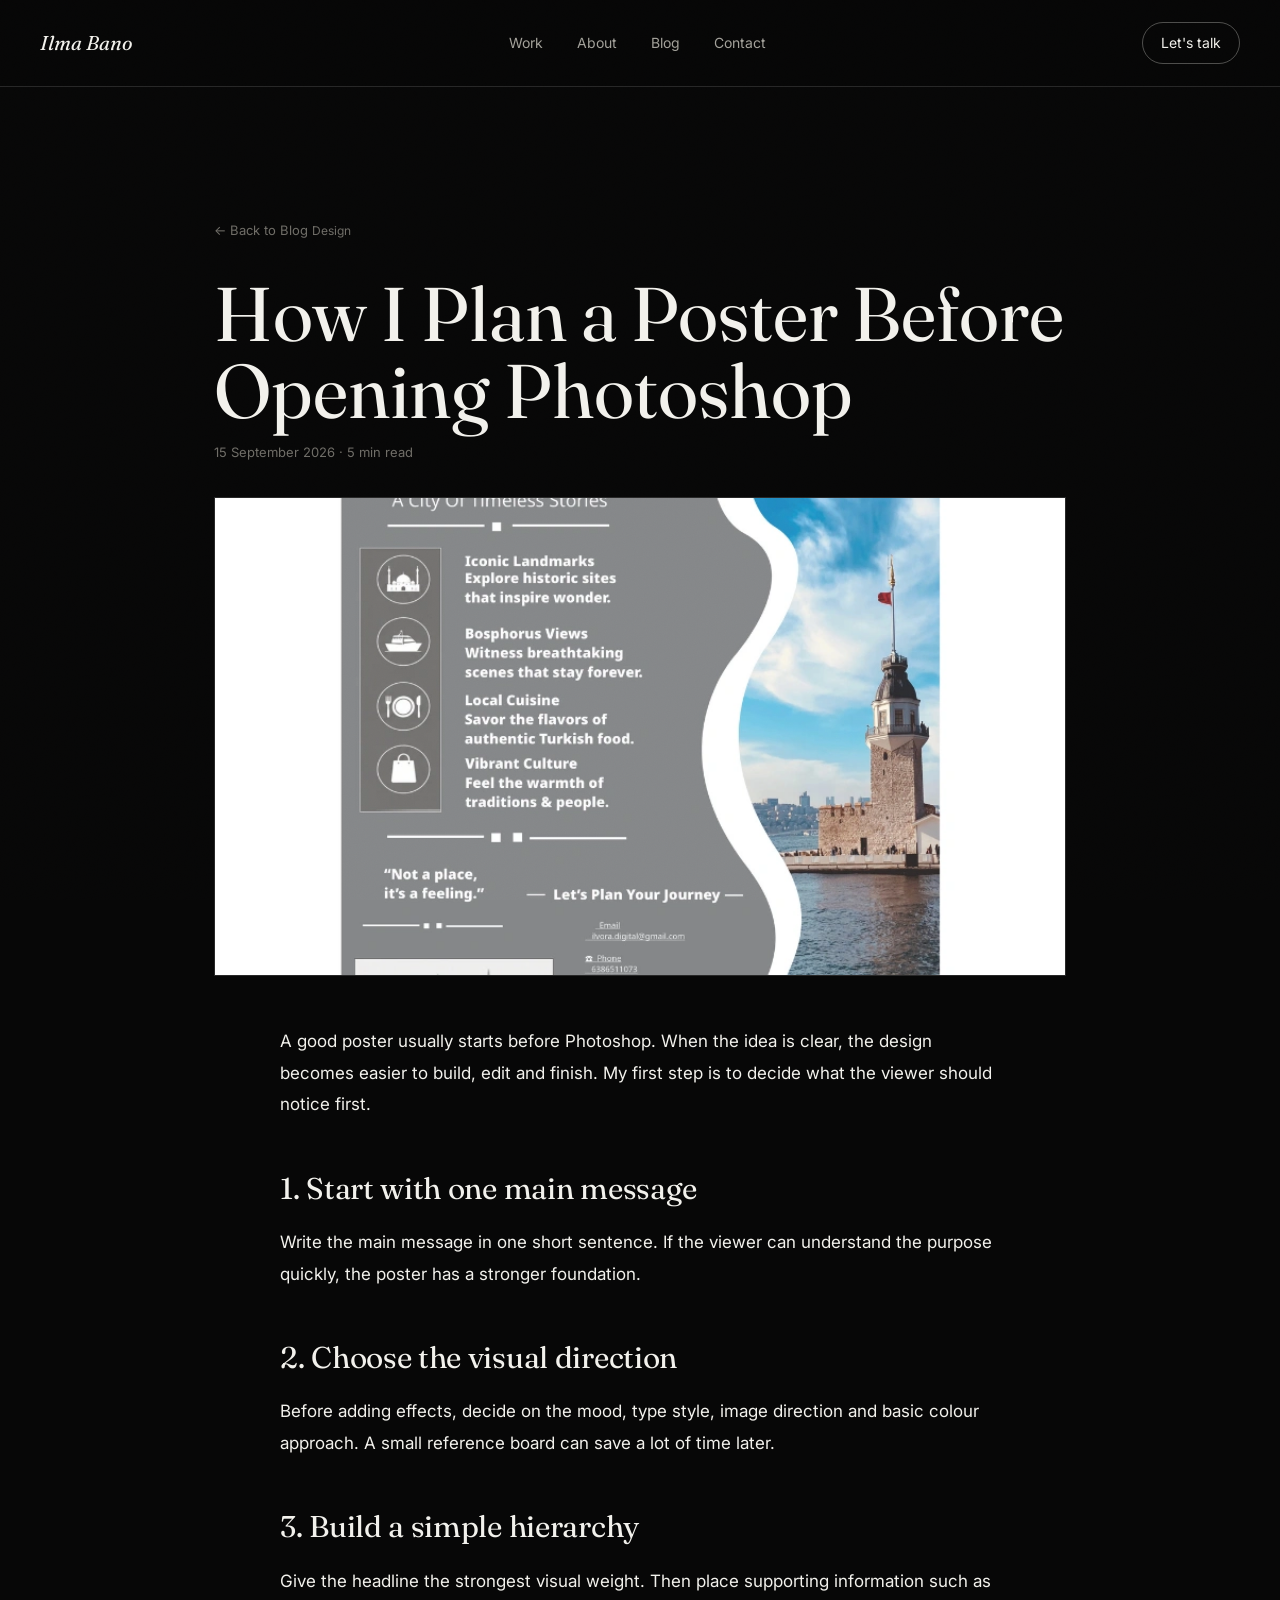
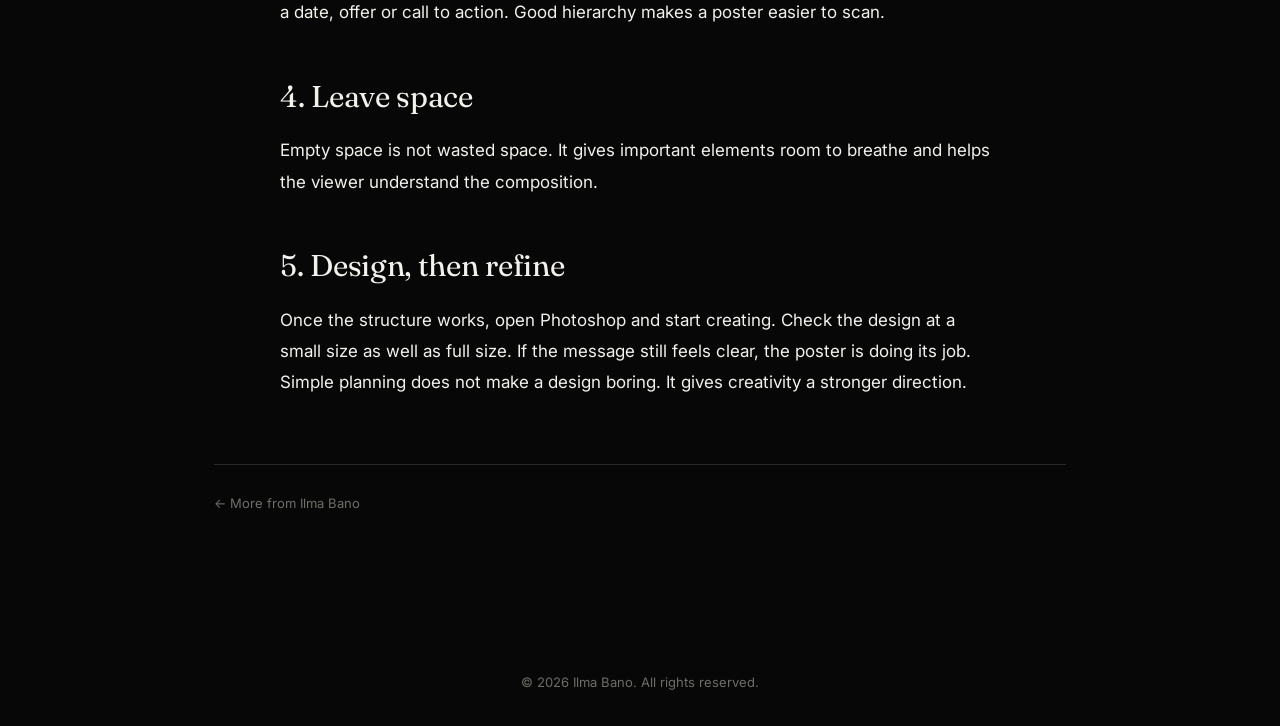
<file: authoring/blog-post-template.html>
<!DOCTYPE html>
<html lang="en">
<head>
<meta charset="UTF-8">
<meta name="viewport" content="width=device-width, initial-scale=1.0">
<title>How I Plan a Poster Before Opening Photoshop | Ilma Bano</title>
<meta name="description" content="A simple poster planning process for graphic designers that helps turn a rough idea into a clear, balanced design.">
<meta name="robots" content="index, follow">
<link rel="canonical" href="https://ilma-portfolio-ruddy.vercel.app/blog/how-i-plan-a-poster.html">
<meta property="og:title" content="How I Plan a Poster Before Opening Photoshop | Ilma Bano">
<meta property="og:description" content="A simple poster planning process for graphic designers that helps turn a rough idea into a clear, balanced design.">
<meta property="og:type" content="article">
<meta property="og:url" content="https://ilma-portfolio-ruddy.vercel.app/blog/how-i-plan-a-poster.html">
<meta property="og:image" content="https://ilma-portfolio-ruddy.vercel.app/images/1.webp">
<link rel="preconnect" href="https://fonts.googleapis.com">
<link rel="preconnect" href="https://fonts.gstatic.com" crossorigin>
<link href="https://fonts.googleapis.com/css2?family=Fraunces:ital,opsz,wght@0,9..144,300;0,9..144,400;0,9..144,500;0,9..144,600;1,9..144,400&family=Inter:wght@300;400;500;600&display=swap" rel="stylesheet">
<link rel="stylesheet" href="../style.css">
<script type="application/ld+json">{"@context":"https://schema.org","@type":"Article","headline":"How I Plan a Poster Before Opening Photoshop","description":"A simple poster planning process for graphic designers that helps turn a rough idea into a clear, balanced design.","author":{"@type":"Person","name":"Ilma Bano"},"datePublished":"2026-09-15","dateModified":"2026-09-15","image":"https://ilma-portfolio-ruddy.vercel.app/images/1.webp","mainEntityOfPage":{"@type":"WebPage","@id":"https://ilma-portfolio-ruddy.vercel.app/blog/how-i-plan-a-poster.html"}}</script>
</head>
<body>
<div class="grain"></div>
<header class="nav">
  <a href="../index.html#top" class="nav-mark">Ilma Bano</a>
  <nav class="nav-links">
    <a href="../index.html#work">Work</a><a href="../index.html#about">About</a><a href="../index.html#blog">Blog</a><a href="../index.html#contact">Contact</a>
  </nav>
  <a href="../index.html#contact" class="nav-cta">Let's talk</a>
</header>
<main class="blog-page">
<a class="blog-back" href="../index.html#blog">← Back to Blog</a>
<span class="blog-tag">Design</span>
<h1>How I Plan a Poster Before Opening Photoshop</h1>
<p class="blog-meta">15 September 2026 · 5 min read</p>
<img class="blog-hero" src="../images/1.webp" alt="Poster planning desk with a simple design process" loading="eager">
<article class="blog-content"><p>A good poster usually starts before Photoshop. When the idea is clear, the design becomes easier to build, edit and finish. My first step is to decide what the viewer should notice first.</p><h2>1. Start with one main message</h2><p>Write the main message in one short sentence. If the viewer can understand the purpose quickly, the poster has a stronger foundation.</p><h2>2. Choose the visual direction</h2><p>Before adding effects, decide on the mood, type style, image direction and basic colour approach. A small reference board can save a lot of time later.</p><h2>3. Build a simple hierarchy</h2><p>Give the headline the strongest visual weight. Then place supporting information such as a date, offer or call to action. Good hierarchy makes a poster easier to scan.</p><h2>4. Leave space</h2><p>Empty space is not wasted space. It gives important elements room to breathe and helps the viewer understand the composition.</p><h2>5. Design, then refine</h2><p>Once the structure works, open Photoshop and start creating. Check the design at a small size as well as full size. If the message still feels clear, the poster is doing its job.</p><p>Simple planning does not make a design boring. It gives creativity a stronger direction.</p></article>
<div class="blog-footer"><a class="blog-back" href="../index.html#blog">← More from Ilma Bano</a></div>
</main>
<footer class="footer"><p>© <span id="year"></span> Ilma Bano. All rights reserved.</p></footer>
<script src="../script.js"></script>
</body>
</html>
</file>
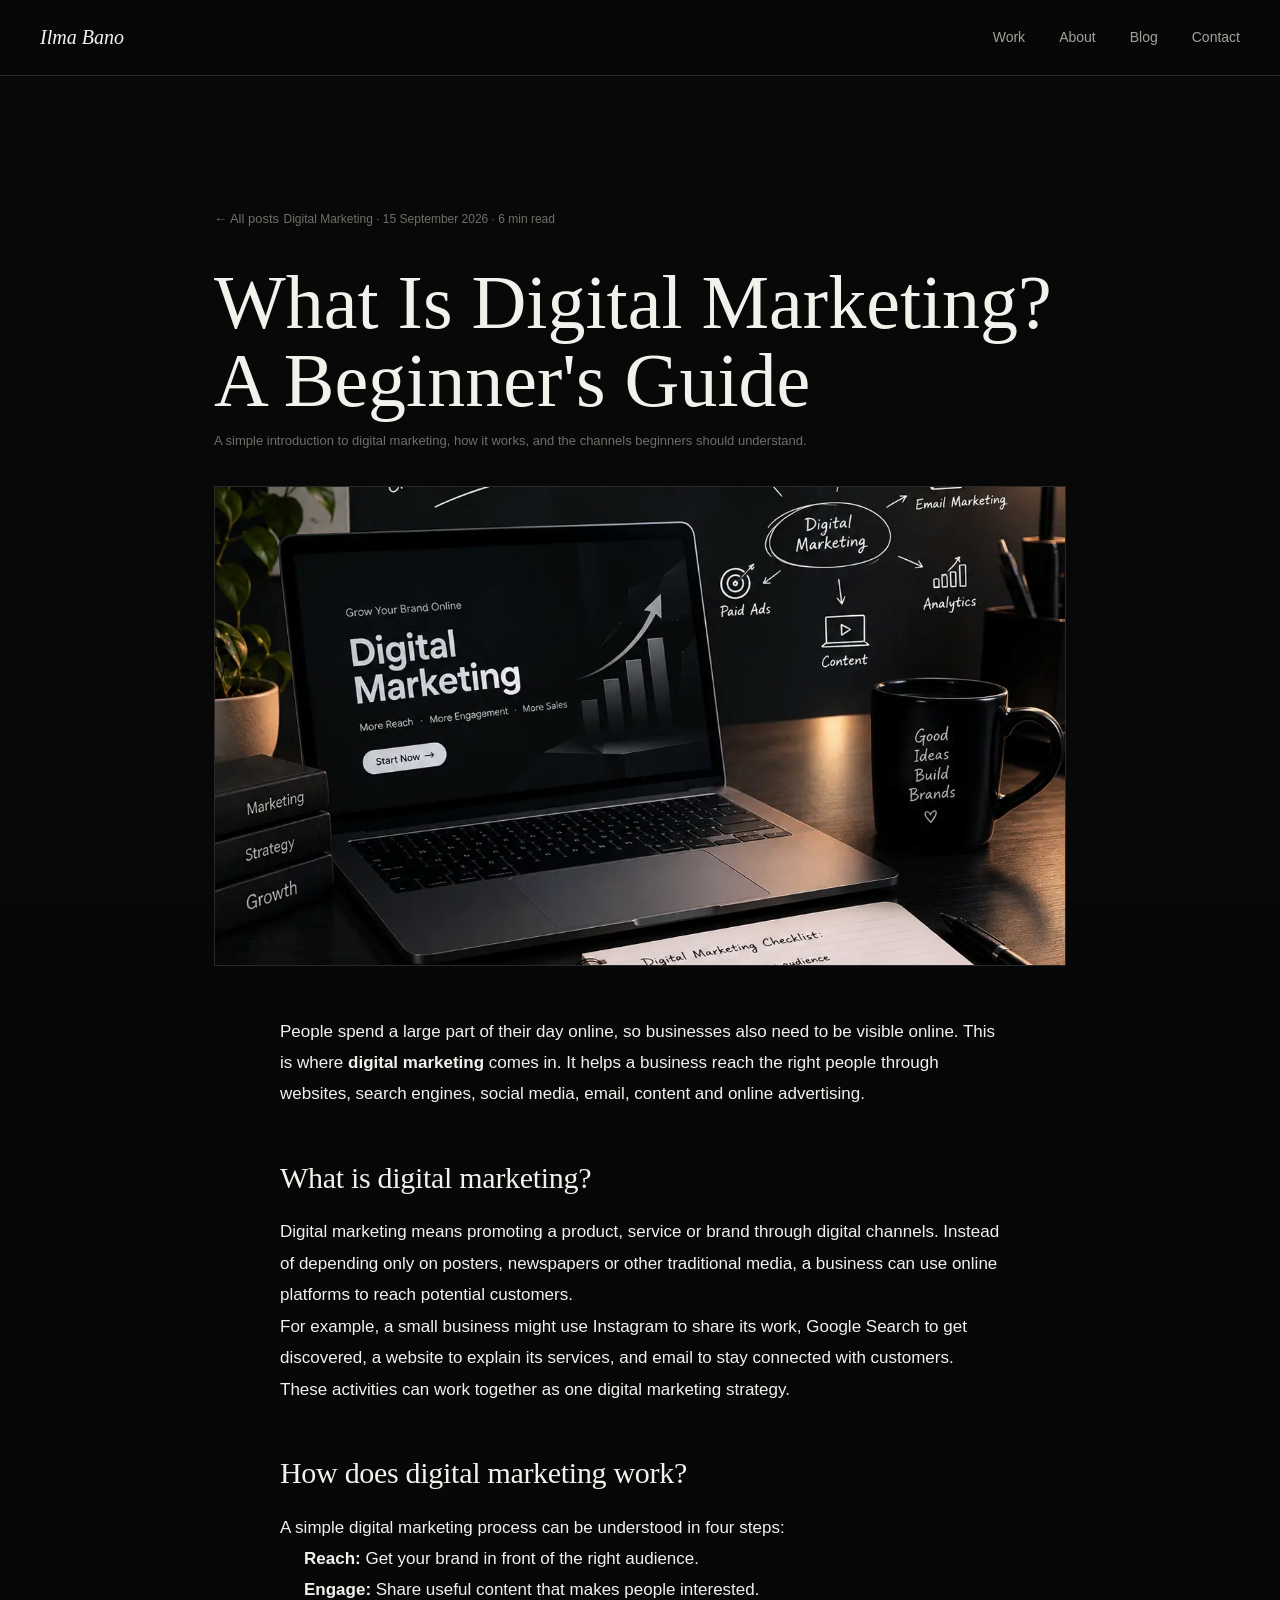
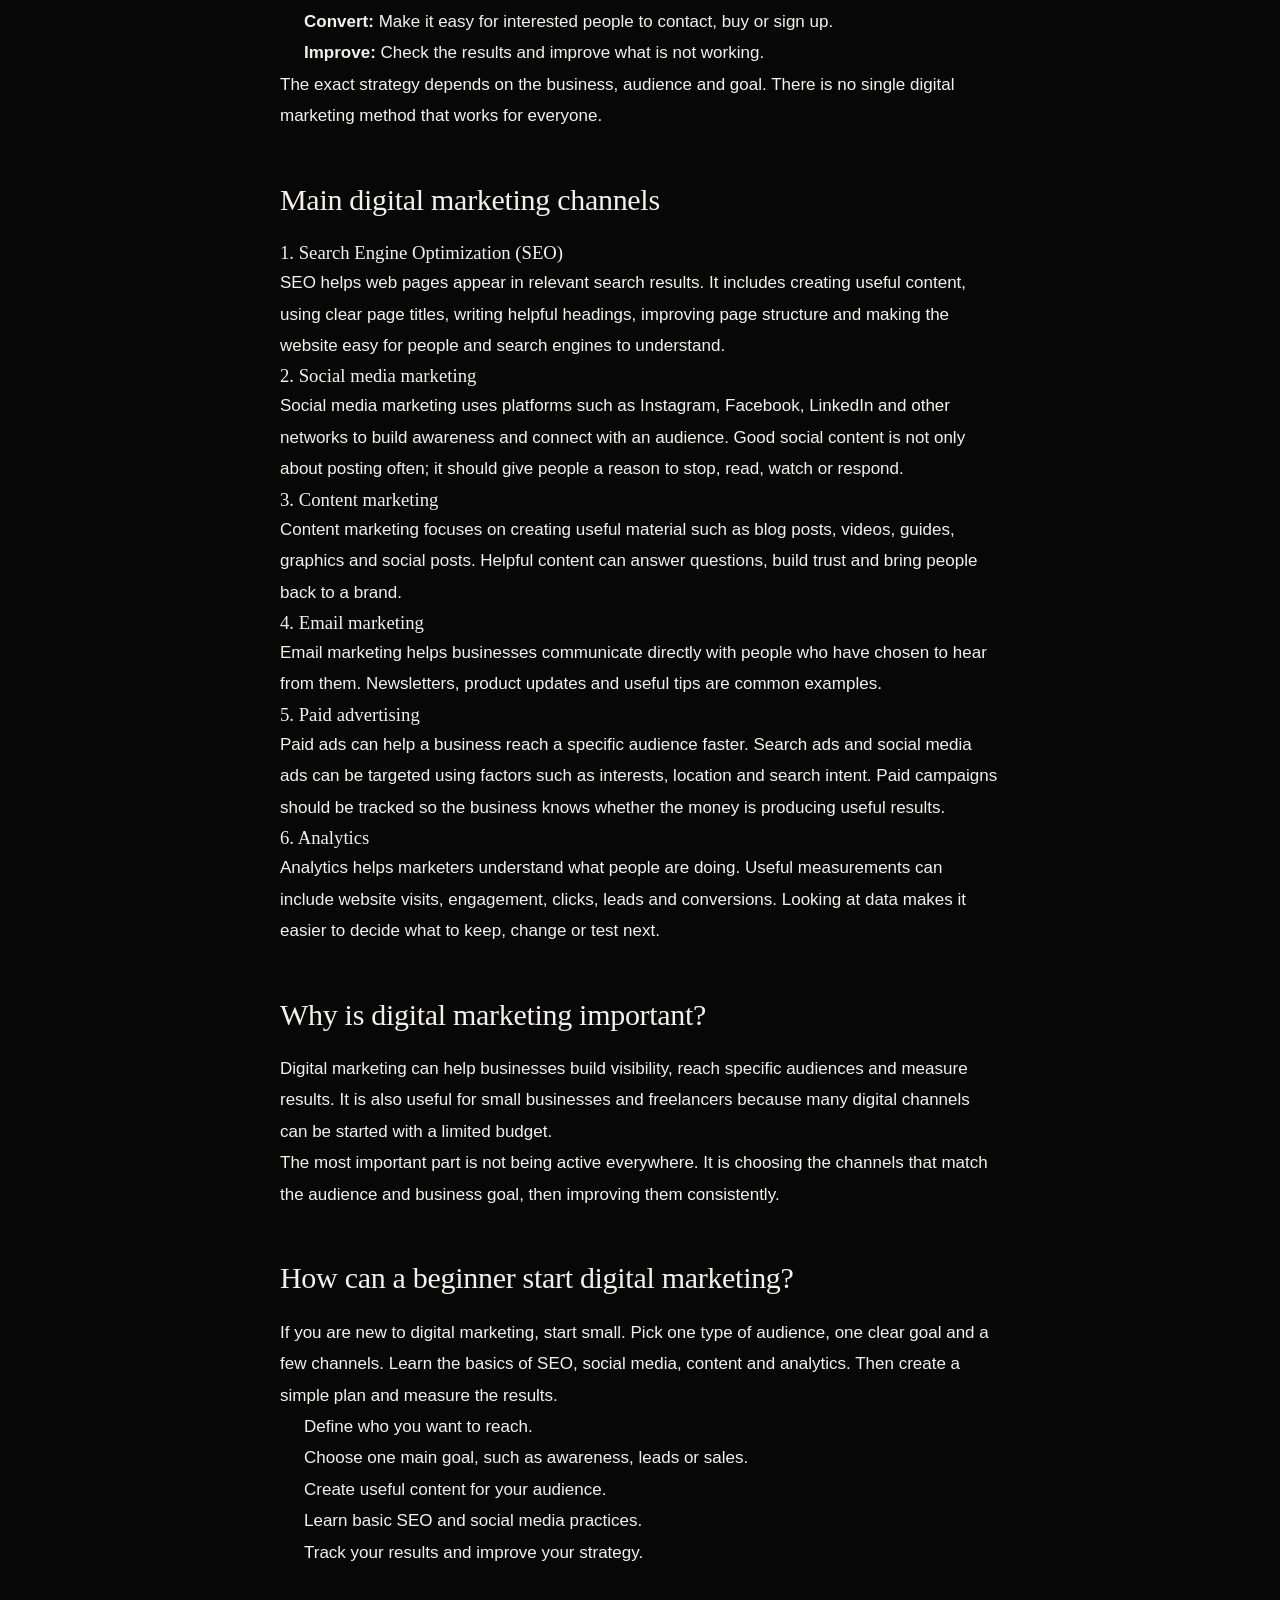
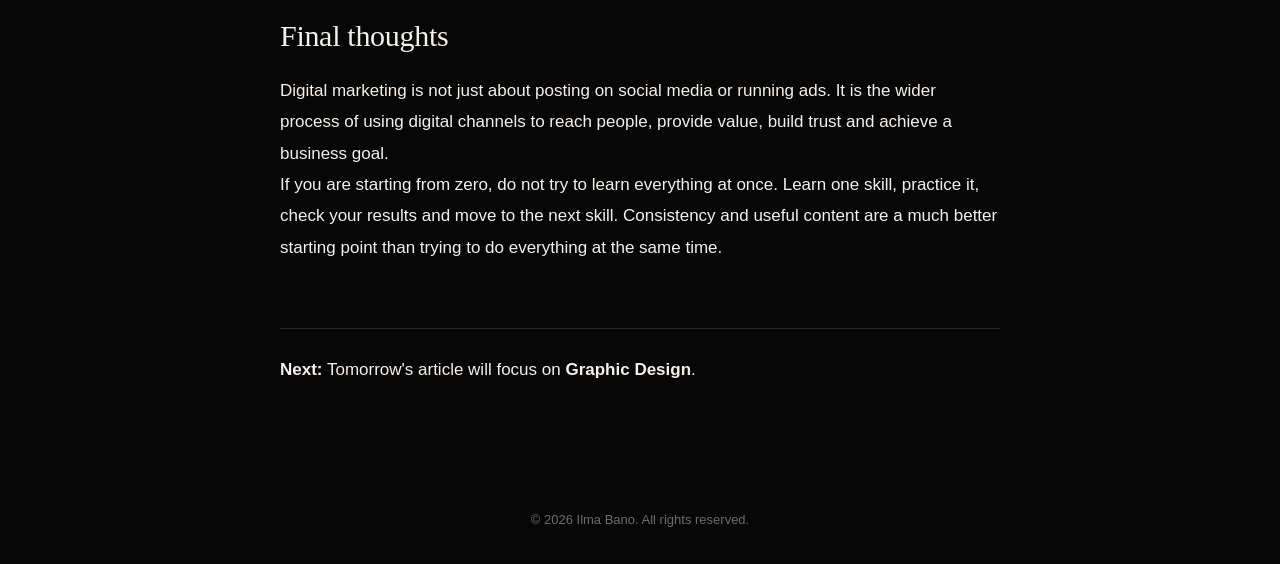
<file: blog/what-is-digital-marketing.html>
<!DOCTYPE html>
<html lang="en">
<head>
  <meta charset="UTF-8">
  <meta name="viewport" content="width=device-width, initial-scale=1.0">
  <title>What Is Digital Marketing? A Beginner's Guide | Ilma Bano</title>
  <meta name="description" content="Learn what digital marketing is, how it works, its main channels, and simple steps beginners can use to start building an online presence.">
  <meta name="keywords" content="digital marketing, what is digital marketing, digital marketing for beginners, online marketing, digital marketing channels">
  <meta name="robots" content="index, follow">
  <link rel="canonical" href="https://ilma-portfolio-ruddy.vercel.app/blog/what-is-digital-marketing.html">
  <meta property="og:title" content="What Is Digital Marketing? A Beginner's Guide">
  <meta property="og:description" content="A simple beginner-friendly guide to digital marketing, its main channels, and how online marketing works.">
  <meta property="og:type" content="article">
  <meta property="og:url" content="https://ilma-portfolio-ruddy.vercel.app/blog/what-is-digital-marketing.html">
  <meta property="og:image" content="https://ilma-portfolio-ruddy.vercel.app/images/digital-marketing-beginners-guide.webp">
  <meta property="og:image:alt" content="Digital marketing workspace with laptop, SEO, social media, content and analytics notes">
  <meta name="twitter:card" content="summary_large_image">
  <meta name="twitter:title" content="What Is Digital Marketing? A Beginner's Guide">
  <meta name="twitter:description" content="A simple guide to understanding digital marketing and its main channels.">
  <meta name="twitter:image" content="https://ilma-portfolio-ruddy.vercel.app/images/digital-marketing-beginners-guide.webp">
  <link rel="stylesheet" href="../style.css">
  <script type="application/ld+json">
  {
    "@context":"https://schema.org",
    "@type":"Article",
    "headline":"What Is Digital Marketing? A Beginner's Guide",
    "description":"Learn what digital marketing is, how it works, its main channels, and simple steps beginners can use to start building an online presence.",
    "image":"https://ilma-portfolio-ruddy.vercel.app/images/digital-marketing-beginners-guide.webp",
    "author":{"@type":"Person","name":"Ilma Bano"},
    "publisher":{"@type":"Person","name":"Ilma Bano"},
    "datePublished":"2026-09-15",
    "dateModified":"2026-09-15",
    "mainEntityOfPage":{"@type":"WebPage","@id":"https://ilma-portfolio-ruddy.vercel.app/blog/what-is-digital-marketing.html"}
  }
  </script>
</head>
<body>
  <div class="grain"></div>
  <header class="nav">
    <a href="../index.html#top" class="nav-mark">Ilma Bano</a>
    <nav class="nav-links"><a href="../index.html#work">Work</a><a href="../index.html#about">About</a><a href="../index.html#blog">Blog</a><a href="../index.html#contact">Contact</a></nav>
  </header>
  <main class="blog-page">
    <a class="blog-back" href="index.html">← All posts</a>
    <span class="blog-tag">Digital Marketing · 15 September 2026 · 6 min read</span>
    <h1>What Is Digital Marketing? A Beginner's Guide</h1>
    <p class="blog-meta">A simple introduction to digital marketing, how it works, and the channels beginners should understand.</p>
    <img class="blog-hero" src="../images/digital-marketing-beginners-guide.webp" alt="Digital marketing workspace with laptop, SEO, social media, content and analytics notes">
    <article class="blog-content">
      <p>People spend a large part of their day online, so businesses also need to be visible online. This is where <strong>digital marketing</strong> comes in. It helps a business reach the right people through websites, search engines, social media, email, content and online advertising.</p>

      <h2>What is digital marketing?</h2>
      <p>Digital marketing means promoting a product, service or brand through digital channels. Instead of depending only on posters, newspapers or other traditional media, a business can use online platforms to reach potential customers.</p>
      <p>For example, a small business might use Instagram to share its work, Google Search to get discovered, a website to explain its services, and email to stay connected with customers. These activities can work together as one digital marketing strategy.</p>

      <h2>How does digital marketing work?</h2>
      <p>A simple digital marketing process can be understood in four steps:</p>
      <ul>
        <li><strong>Reach:</strong> Get your brand in front of the right audience.</li>
        <li><strong>Engage:</strong> Share useful content that makes people interested.</li>
        <li><strong>Convert:</strong> Make it easy for interested people to contact, buy or sign up.</li>
        <li><strong>Improve:</strong> Check the results and improve what is not working.</li>
      </ul>
      <p>The exact strategy depends on the business, audience and goal. There is no single digital marketing method that works for everyone.</p>

      <h2>Main digital marketing channels</h2>
      <h3>1. Search Engine Optimization (SEO)</h3>
      <p>SEO helps web pages appear in relevant search results. It includes creating useful content, using clear page titles, writing helpful headings, improving page structure and making the website easy for people and search engines to understand.</p>

      <h3>2. Social media marketing</h3>
      <p>Social media marketing uses platforms such as Instagram, Facebook, LinkedIn and other networks to build awareness and connect with an audience. Good social content is not only about posting often; it should give people a reason to stop, read, watch or respond.</p>

      <h3>3. Content marketing</h3>
      <p>Content marketing focuses on creating useful material such as blog posts, videos, guides, graphics and social posts. Helpful content can answer questions, build trust and bring people back to a brand.</p>

      <h3>4. Email marketing</h3>
      <p>Email marketing helps businesses communicate directly with people who have chosen to hear from them. Newsletters, product updates and useful tips are common examples.</p>

      <h3>5. Paid advertising</h3>
      <p>Paid ads can help a business reach a specific audience faster. Search ads and social media ads can be targeted using factors such as interests, location and search intent. Paid campaigns should be tracked so the business knows whether the money is producing useful results.</p>

      <h3>6. Analytics</h3>
      <p>Analytics helps marketers understand what people are doing. Useful measurements can include website visits, engagement, clicks, leads and conversions. Looking at data makes it easier to decide what to keep, change or test next.</p>

      <h2>Why is digital marketing important?</h2>
      <p>Digital marketing can help businesses build visibility, reach specific audiences and measure results. It is also useful for small businesses and freelancers because many digital channels can be started with a limited budget.</p>
      <p>The most important part is not being active everywhere. It is choosing the channels that match the audience and business goal, then improving them consistently.</p>

      <h2>How can a beginner start digital marketing?</h2>
      <p>If you are new to digital marketing, start small. Pick one type of audience, one clear goal and a few channels. Learn the basics of SEO, social media, content and analytics. Then create a simple plan and measure the results.</p>
      <ul>
        <li>Define who you want to reach.</li>
        <li>Choose one main goal, such as awareness, leads or sales.</li>
        <li>Create useful content for your audience.</li>
        <li>Learn basic SEO and social media practices.</li>
        <li>Track your results and improve your strategy.</li>
      </ul>

      <h2>Final thoughts</h2>
      <p>Digital marketing is not just about posting on social media or running ads. It is the wider process of using digital channels to reach people, provide value, build trust and achieve a business goal.</p>
      <p>If you are starting from zero, do not try to learn everything at once. Learn one skill, practice it, check your results and move to the next skill. Consistency and useful content are a much better starting point than trying to do everything at the same time.</p>

      <div class="blog-footer">
        <p><strong>Next:</strong> Tomorrow's article will focus on <strong>Graphic Design</strong>.</p>
      </div>
    </article>
  </main>
  <footer class="footer"><p>© <span id="year"></span> Ilma Bano. All rights reserved.</p></footer>
  <script src="../script.js"></script>
</body>
</html>
</file>
<file: style.css>
/* ---------- tokens ---------- */
:root{
  --bg: #070707;
  --bg-alt: #111110;
  --panel: #141413;
  --fg: #f2f1ec;
  --fg-dim: #a3a19a;
  --fg-faint: #6f6d67;
  --line: rgba(242,241,236,0.14);
  --line-strong: rgba(242,241,236,0.30);
  --silver: #cfcdc4;

  --serif: "Fraunces", Georgia, serif;
  --sans: "Inter", -apple-system, BlinkMacSystemFont, "Segoe UI", sans-serif;

  --wrap: 1180px;
}

*{ box-sizing: border-box; }
html{ scroll-behavior: smooth; }
body{
  margin:0;
  background: var(--bg);
  color: var(--fg);
  font-family: var(--sans);
  font-weight: 400;
  line-height: 1.55;
  -webkit-font-smoothing: antialiased;
}
img{ max-width:100%; display:block; }
a{ color: inherit; text-decoration: none; }
h1,h2,h3{ font-family: var(--serif); font-weight: 500; margin: 0; color: var(--fg); }
p{ margin:0; }
ul{ margin:0; padding:0; list-style:none; }

@media (prefers-reduced-motion: reduce){
  *{ animation-duration: 0.01ms !important; animation-iteration-count: 1 !important; transition-duration: 0.01ms !important; scroll-behavior:auto !important; }
}

/* subtle film grain overlay */
.grain{
  position: fixed; inset:0; pointer-events:none; z-index: 500;
  opacity: 0.035; mix-blend-mode: overlay;
  background-image: url("data:image/svg+xml,%3Csvg xmlns='http://www.w3.org/2000/svg' width='120' height='120'%3E%3Cfilter id='n'%3E%3CfeTurbulence type='fractalNoise' baseFrequency='0.9' numOctaves='2' stitchTiles='stitch'/%3E%3C/filter%3E%3Crect width='100%25' height='100%25' filter='url(%23n)'/%3E%3C/svg%3E");
}

section{ padding: 120px 40px; }
h2{ font-size: clamp(28px, 3.4vw, 40px); letter-spacing: -0.01em; }

/* ---------- nav ---------- */
.nav{
  position: sticky; top:0; z-index: 100;
  display:flex; align-items:center; justify-content:space-between;
  padding: 22px 40px;
  background: rgba(7,7,7,0.75);
  backdrop-filter: blur(10px);
  border-bottom: 1px solid var(--line);
}
.nav-mark{ font-family: var(--serif); font-style: italic; font-size: 20px; }
.nav-links{ display:flex; gap: 34px; }
.nav-links a{ font-size: 14px; color: var(--fg-dim); transition: color .2s; }
.nav-links a:hover{ color: var(--fg); }
.nav-cta{
  font-size: 14px; padding: 9px 18px; border: 1px solid var(--line-strong); border-radius: 100px;
  transition: background .2s, color .2s;
}
.nav-cta:hover{ background: var(--fg); color: var(--bg); }
.nav-toggle{ display:none; }

/* ---------- hero ---------- */
.hero{
  min-height: 92vh;
  display:grid; grid-template-columns: 1.05fr 0.95fr; align-items:center; gap: 40px;
  padding: 60px 40px 100px;
  max-width: var(--wrap); margin: 0 auto;
  perspective: 1400px;
}
.hero-eyebrow{
  font-size: 14px; color: var(--fg-dim); margin-bottom: 22px;
  padding-left: 18px; position:relative;
}
.hero-eyebrow::before{
  content:""; position:absolute; left:0; top:50%; transform:translateY(-50%);
  width: 10px; height:1px; background: var(--fg-dim);
}
.hero-title{
  font-size: clamp(56px, 8vw, 104px);
  line-height: 0.98;
  letter-spacing: -0.02em;
  margin-bottom: 26px;
}
.hero-sub{
  max-width: 420px; font-size: 18px; color: var(--fg-dim); margin-bottom: 38px;
}
.hero-actions{ display:flex; gap:16px; }
.btn{
  display:inline-block; padding: 14px 26px; font-size: 15px; border-radius: 100px;
  transition: background .2s, color .2s, border-color .2s;
}
.btn-primary{ background: var(--fg); color: var(--bg); }
.btn-primary:hover{ background: var(--silver); }
.btn-ghost{ border: 1px solid var(--line-strong); }
.btn-ghost:hover{ border-color: var(--fg); }

.hero-stack{
  position: relative; height: 460px; transform-style: preserve-3d;
}
.stack-card{
  position:absolute; width: 260px; aspect-ratio: 1/1; overflow:hidden;
  border: 1px solid var(--line-strong);
  box-shadow: 0 30px 60px rgba(0,0,0,0.55);
  background: var(--panel);
  transition: transform .25s ease-out;
  will-change: transform;
}
.stack-card img{ width:100%; height:100%; object-fit: cover; }
.card-a{ top: 0; left: 10%; transform: translateZ(60px) rotate(-4deg); z-index:3; }
.card-b{ top: 90px; left: 42%; transform: translateZ(20px) rotate(3deg); z-index:2; }
.card-c{ top: 210px; left: 6%; transform: translateZ(-30px) rotate(-2deg); z-index:1; width: 220px; }

/* ---------- about ---------- */
.about{ border-top: 1px solid var(--line); }
.about-grid{
  max-width: var(--wrap); margin:0 auto;
  display:grid; grid-template-columns: 0.7fr 1.3fr; gap: 60px;
}
.about-body p{ font-size: 18px; color: var(--fg-dim); max-width: 640px; margin-bottom: 18px; }
.skill-list{
  display:flex; flex-wrap:wrap; gap: 10px 12px; margin-top: 28px;
}
.skill-list li{
  font-size: 13px; padding: 8px 14px; border: 1px solid var(--line); border-radius: 100px; color: var(--fg-dim);
}

/* ---------- what i do ---------- */
.do{ border-top: 1px solid var(--line); max-width: var(--wrap); margin: 0 auto; }
.do h2{ margin-bottom: 50px; }
.do-grid{
  display:grid; grid-template-columns: repeat(3, 1fr);
}
.do-card{
  padding: 34px 30px; border-top: 1px solid var(--line); border-left: 1px solid var(--line);
}
.do-card:nth-child(3n){ border-right: 1px solid var(--line); }
.do-card:nth-child(n+4){ border-bottom: 1px solid var(--line); }
.do-card:nth-child(-n+3){ border-top: 1px solid var(--line-strong); }
.do-card h3{ font-size: 20px; margin-bottom: 12px; font-weight: 500; }
.do-card p{ font-size: 15px; color: var(--fg-dim); }

/* ---------- work ---------- */
.work{ border-top: 1px solid var(--line); max-width: var(--wrap); margin: 0 auto; }
.work-head{ margin-bottom: 56px; display:flex; align-items:baseline; justify-content:space-between; gap: 20px; flex-wrap:wrap; }
.work-head p{ color: var(--fg-dim); font-size: 16px; }
.work-grid{
  display:grid; grid-template-columns: repeat(auto-fill, minmax(300px, 1fr)); gap: 44px 32px;
}
.work-card{ display:flex; flex-direction:column; }
.work-frame{
  aspect-ratio: 1/1; width:100%; background: var(--bg-alt);
  border: 1px solid var(--line); overflow:hidden;
  display:flex; align-items:center; justify-content:center;
  transform-style: preserve-3d; transition: transform .25s ease-out, border-color .25s;
}
.work-frame img{ width:100%; height:100%; object-fit: contain; }
.work-card:hover .work-frame{ border-color: var(--line-strong); }
.work-info{ padding-top: 18px; }
.work-info h3{ font-size: 18px; font-weight: 500; margin-bottom: 6px; }
.work-cat{ font-size: 12px; color: var(--fg-faint); margin-bottom: 10px; }
.work-desc{ font-size: 14px; color: var(--fg-dim); max-width: 46ch; }

/* ---------- blog ---------- */
.blog{ border-top: 1px solid var(--line); max-width: var(--wrap); margin: 0 auto; }
.blog-grid{ display:grid; grid-template-columns: repeat(3, 1fr); gap: 28px; }
.blog-card{ padding: 28px; border: 1px solid var(--line); }
.blog-tag{ font-size: 12px; color: var(--fg-faint); }
.blog-card h3{ font-size: 19px; font-weight: 500; margin: 16px 0 22px; line-height:1.3; }
.blog-card p{ font-size: 13px; color: var(--fg-faint); font-style: italic; }

/* ---------- contact ---------- */
.contact{ border-top: 1px solid var(--line); }
.contact-inner{ max-width: 640px; margin: 0 auto; text-align:center; }
.contact h2{ font-size: clamp(32px,4.4vw,48px); margin-bottom: 18px; }
.contact > .contact-inner > p{ color: var(--fg-dim); font-size: 17px; margin-bottom: 46px; }
.contact-links{ display:flex; flex-direction:column; gap: 0; border-top: 1px solid var(--line); }
.contact-link{
  display:flex; align-items:center; justify-content:space-between;
  padding: 22px 8px; border-bottom: 1px solid var(--line);
  transition: padding-left .2s, color .2s;
}
.contact-link:hover{ padding-left: 16px; color: var(--silver); }
.contact-label{ font-size: 14px; color: var(--fg-faint); }
.contact-value{ font-size: 18px; font-family: var(--serif); }

/* ---------- footer ---------- */
.footer{ padding: 34px 40px; text-align:center; }
.footer p{ font-size: 13px; color: var(--fg-faint); }

/* ---------- reveal on scroll ---------- */
.reveal{ opacity:0; transform: translateY(18px); transition: opacity .6s ease, transform .6s ease; }
.reveal.in{ opacity:1; transform: translateY(0); }

/* ---------- responsive ---------- */
@media (max-width: 900px){
  section{ padding: 80px 24px; }
  .nav{ padding: 18px 22px; }
  .nav-links{ display:none; }
  .nav-cta{ display:none; }
  .nav-toggle{
    display:flex; flex-direction:column; gap:5px; background:none; border:none; cursor:pointer; padding:6px;
  }
  .nav-toggle span{ width: 22px; height:1px; background: var(--fg); }

  .hero{ grid-template-columns: 1fr; padding-top: 30px; text-align:left; }
  .hero-stack{ height: 320px; margin-top: 30px; }
  .stack-card{ width: 190px; }
  .card-c{ width: 160px; }

  .about-grid{ grid-template-columns: 1fr; gap: 24px; }
  .do-grid{ grid-template-columns: 1fr; }
  .do-card:nth-child(3n){ border-right: 1px solid var(--line); }
  .do-card{ border-right: 1px solid var(--line) !important; }

  .blog-grid{ grid-template-columns: 1fr; }
  .work-grid{ grid-template-columns: repeat(auto-fill, minmax(240px,1fr)); gap: 34px 20px; }
}


/* ---------- blog links ---------- */
.blog-card{ transition: transform .25s ease, border-color .25s ease; }
.blog-card:hover{ transform: translateY(-4px); }
.blog-read{ display:inline-block; margin-top:18px; font-size:13px; color:var(--fg); text-decoration:none; border-bottom:1px solid var(--line); padding-bottom:3px; }
.blog-read:hover{ color:var(--silver); }

/* ---------- individual blog posts ---------- */
.blog-page{ max-width:900px; margin:0 auto; padding:130px 24px 90px; }
.blog-meta{ color:var(--fg-faint); font-size:13px; margin:12px 0 30px; }
.blog-page h1{ font-family:var(--serif); font-size:clamp(42px,7vw,76px); line-height:1.02; font-weight:400; max-width:850px; }
.blog-hero{ width:100%; aspect-ratio:16/9; object-fit:cover; display:block; margin:35px 0 50px; border:1px solid var(--line); }
.blog-content{ max-width:720px; margin:auto; }
.blog-content h2{ font-family:var(--serif); font-size:30px; font-weight:400; margin:45px 0 15px; }
.blog-content p,.blog-content li{ font-size:17px; line-height:1.85; color:var(--fg-soft); }
.blog-content ul{ padding-left:24px; }
.blog-back{ display:inline-block; margin-bottom:35px; color:var(--fg-faint); text-decoration:none; font-size:13px; }
.blog-back:hover{ color:var(--fg); }
.blog-footer{ margin-top:65px; padding-top:25px; border-top:1px solid var(--line); }
</file>
